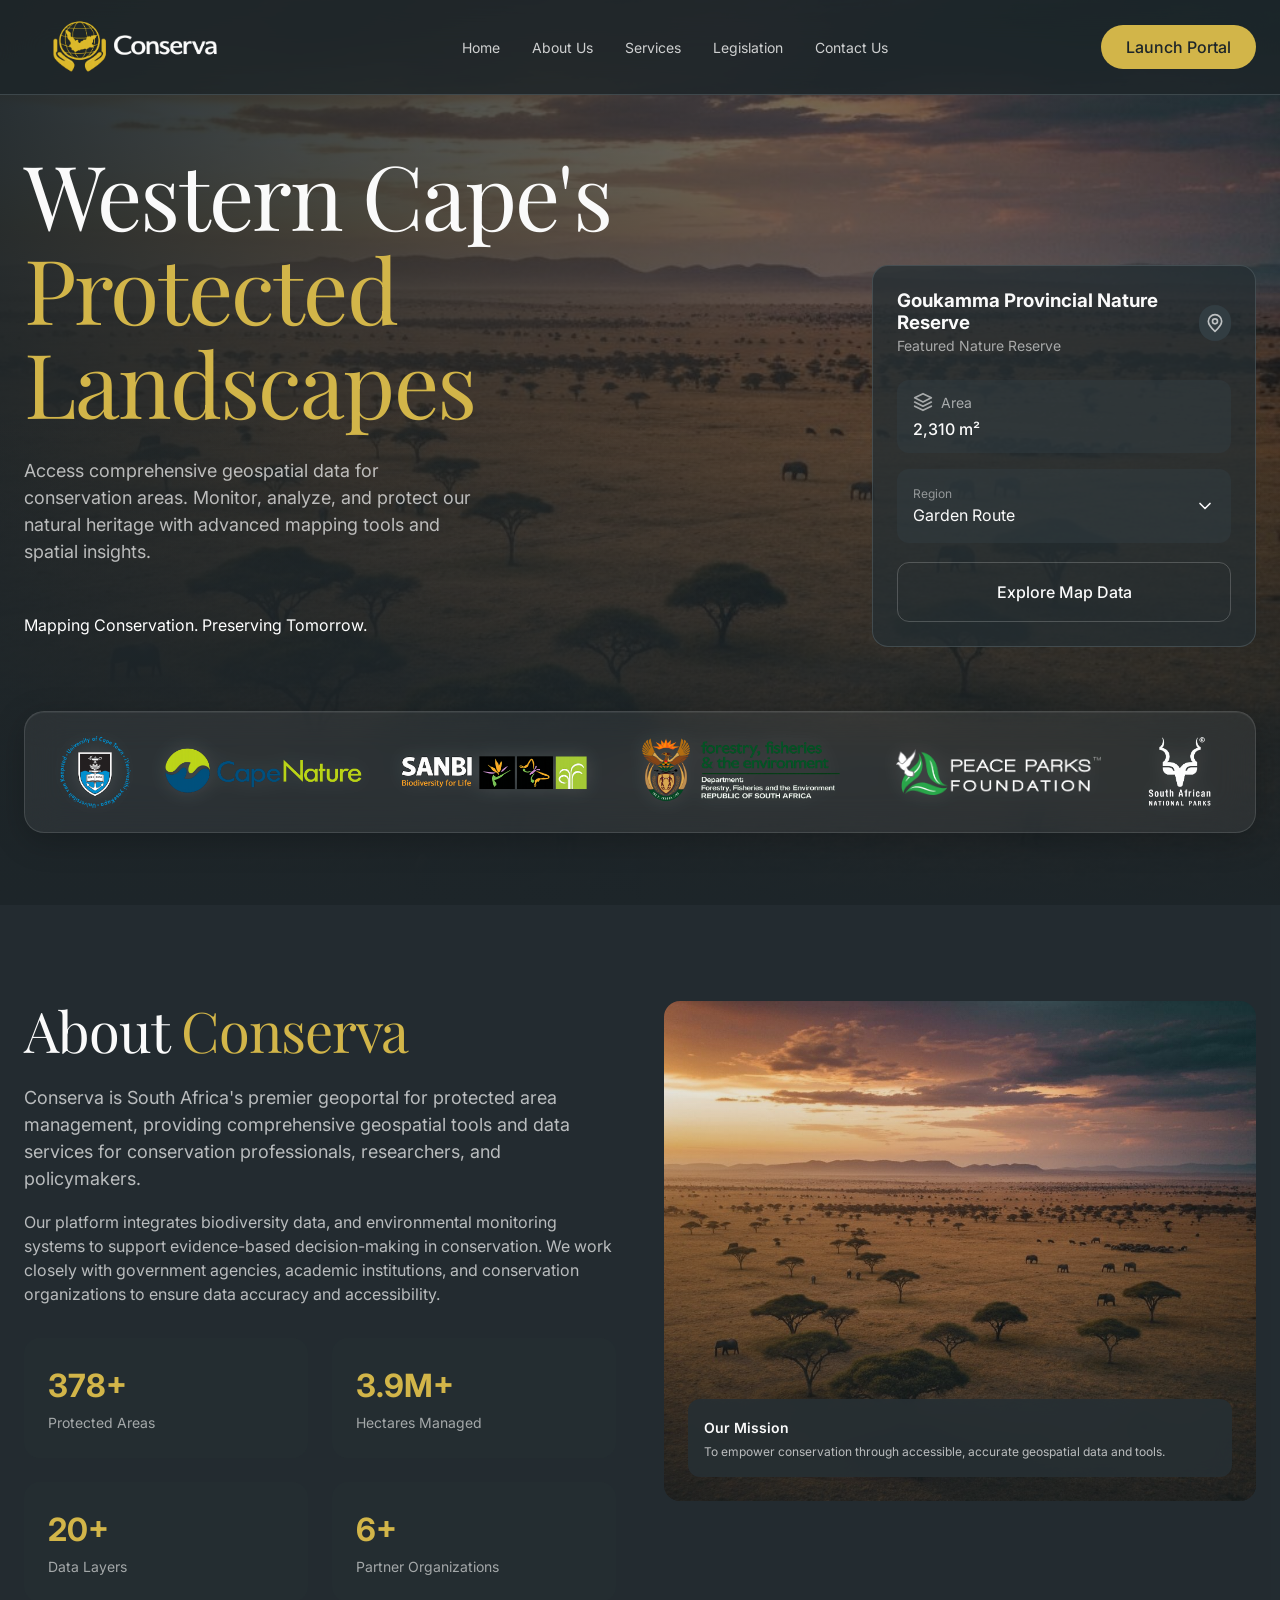
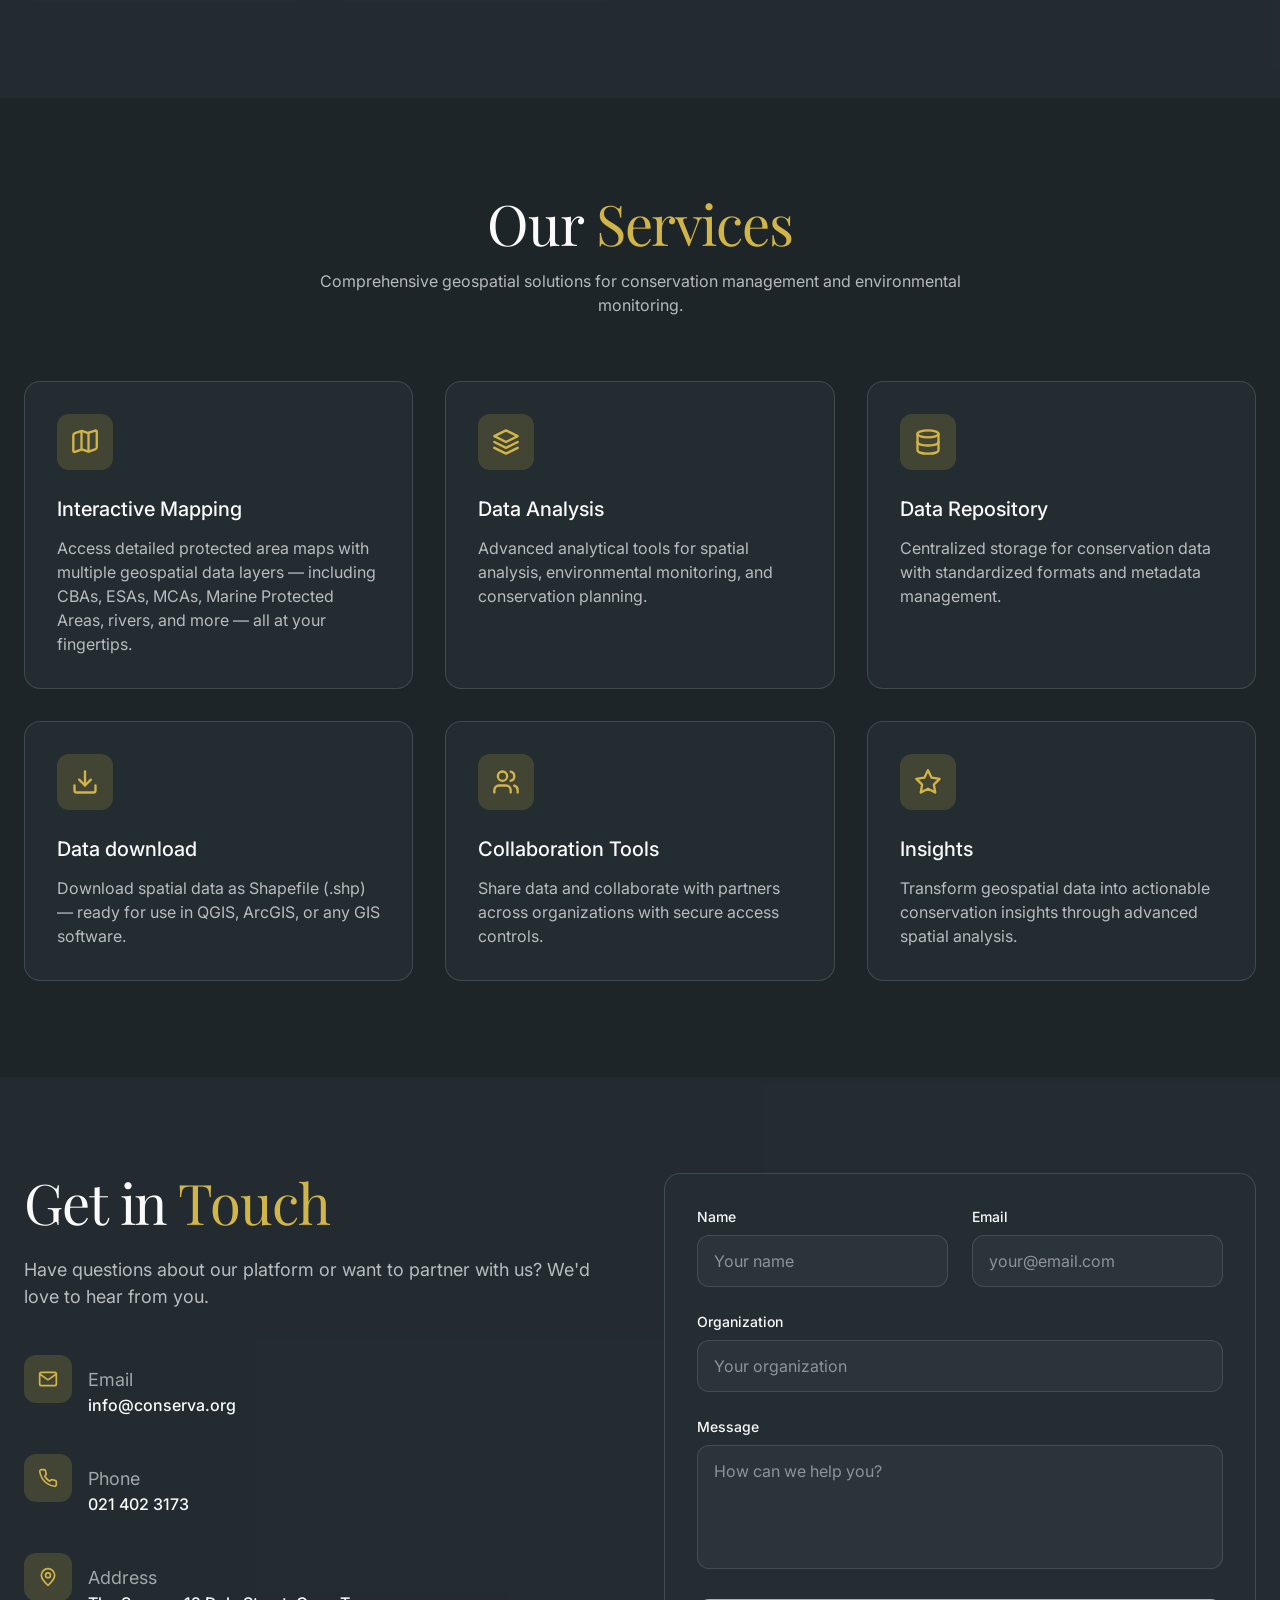
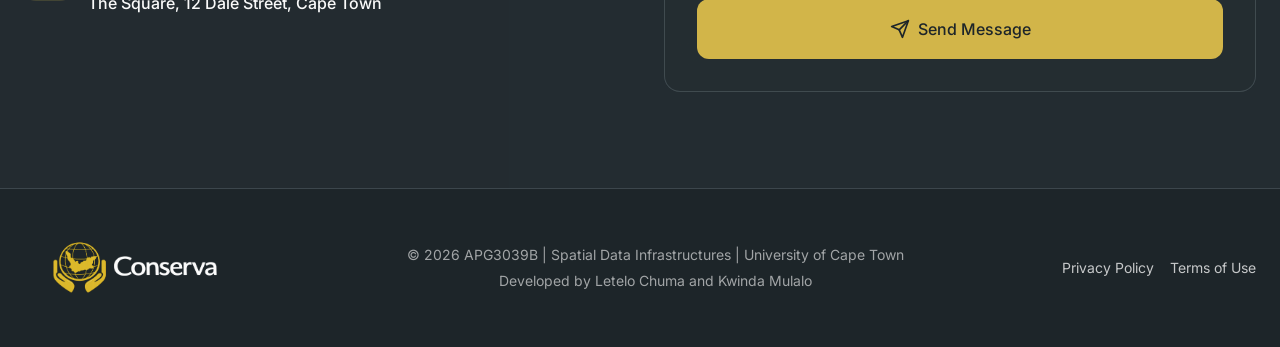
<file: index.html>
<!doctype html>
<html lang="en">
  <head>
    <meta charset="utf-8" />
    <meta name="viewport" content="width=device-width, initial-scale=1" />
    <title>Conserva | Mapping Conservation. Preserving Tomorrow.</title>
    <meta
      name="description"
      content="South Africa's premier geoportal for managing and monitoring protected areas, wildlife reserves, and conservation zones."
    />
    <link rel="icon" href="assets/favicon.png" type="image/png" />
    <link rel="apple-touch-icon" href="assets/apple-icon.png" />
    <link rel="preconnect" href="https://fonts.googleapis.com" />
    <link rel="preconnect" href="https://fonts.gstatic.com" crossorigin />
    <link
      href="https://fonts.googleapis.com/css2?family=Inter:wght@400;500;600;700&family=Playfair+Display:wght@400;500&display=swap"
      rel="stylesheet"
    />
    <style>
      :root {
        --background: #1d2529;
        --foreground: #fafafa;
        --card: rgba(38, 47, 51, 0.78);
        --primary: #d2b549;
        --primary-foreground: #1d2529;
        --secondary: #323d42;
        --muted: #475359;
        --border: rgba(98, 112, 119, 0.45);
        --shadow: 0 25px 50px -12px rgba(0, 0, 0, 0.35);
        --font-sans: "Inter", system-ui, -apple-system, BlinkMacSystemFont, "Segoe UI", sans-serif;
        --font-serif: "Playfair Display", Georgia, serif;
      }

      * {
        box-sizing: border-box;
      }

      html {
        scroll-behavior: smooth;
      }

      body {
        margin: 0;
        background: var(--background);
        color: var(--foreground);
        font-family: var(--font-sans);
        line-height: 1.5;
      }

      a {
        color: inherit;
        text-decoration: none;
      }

      button,
      input,
      textarea {
        font: inherit;
      }

      .container {
        width: min(100% - 48px, 1280px);
        margin: 0 auto;
      }

      .site-nav {
        position: fixed;
        inset: 0 0 auto;
        z-index: 50;
        border-bottom: 1px solid var(--border);
        background: rgba(29, 37, 41, 0.82);
        backdrop-filter: blur(24px);
        animation: nav-in 0.6s ease-out both;
      }

      .nav-inner {
        display: flex;
        min-height: 73px;
        align-items: center;
        justify-content: space-between;
        gap: 24px;
        padding: 16px 0;
      }

      .brand {
        display: inline-flex;
        align-items: center;
        gap: 8px;
        transition: transform 0.25s ease;
      }

      .brand:hover {
        transform: scale(1.02);
      }

      .brand-logo {
        display: block;
        width: 224px;
        height: 62px;
        border-radius: 8px;
        object-fit: contain;
        object-position: 50% 50%;
      }

      .brand-mark,
      .icon-box {
        display: grid;
        place-items: center;
        width: 40px;
        height: 40px;
        border-radius: 8px;
        background: rgba(210, 181, 73, 0.18);
        color: var(--primary);
        flex: 0 0 auto;
      }

      .nav-links {
        display: flex;
        align-items: center;
        gap: 32px;
      }

      .nav-links a {
        color: rgba(250, 250, 250, 0.8);
        font-size: 14px;
        transition: color 0.2s ease, transform 0.2s ease;
      }

      .nav-links a:hover {
        color: var(--foreground);
        transform: translateY(-2px);
      }

      .nav-disabled {
        color: rgba(250, 250, 250, 0.8);
        font-size: 14px;
        cursor: default;
        user-select: none;
      }

      .button {
        display: inline-flex;
        min-height: 44px;
        align-items: center;
        justify-content: center;
        gap: 8px;
        border: 1px solid transparent;
        border-radius: 999px;
        background: var(--primary);
        color: var(--primary-foreground);
        cursor: pointer;
        font-weight: 500;
        padding: 0 24px;
        transition: transform 0.2s ease, background 0.2s ease, color 0.2s ease, border-color 0.2s ease;
      }

      .button:hover {
        background: #c2a840;
      }

      .shuffle-card .button-outline {
        margin-top: auto;
      }

      .button-outline {
        width: 100%;
        min-height: 60px;
        border-color: rgba(250, 250, 250, 0.2);
        border-radius: 12px;
        background: transparent;
        color: var(--foreground);
      }

      .button-outline:hover {
        background: var(--foreground);
        color: var(--background);
      }

      .menu-toggle {
        display: none;
        width: 44px;
        height: 44px;
        align-items: center;
        justify-content: center;
        border: 0;
        background: transparent;
        color: var(--foreground);
        cursor: pointer;
      }

      .mobile-menu {
        display: none;
        overflow: hidden;
        border-top: 1px solid var(--border);
        background: rgba(29, 37, 41, 0.96);
        backdrop-filter: blur(24px);
      }

      .mobile-menu-inner {
        display: flex;
        flex-direction: column;
        gap: 16px;
        padding: 24px;
      }

      .hero {
        position: relative;
        min-height: 100vh;
        overflow: hidden;
        padding-top: 73px;
      }

      .hero-bg,
      .hero-bg img,
      .image-panel img {
        position: absolute;
        inset: 0;
        width: 100%;
        height: 100%;
      }

      .hero-bg {
        animation: hero-bg-in 1.5s ease-out both;
      }

      .hero-bg img,
      .image-panel img {
        object-fit: cover;
      }

      .hero-bg img {
        z-index: 0;
      }

      .hero-bg::before,
      .hero-bg::after,
      .image-panel::after {
        content: "";
        position: absolute;
        inset: 0;
        pointer-events: none;
      }

      .hero-bg::before {
        background: linear-gradient(90deg, rgba(29, 37, 41, 0.95), rgba(29, 37, 41, 0.7), rgba(29, 37, 41, 0.4));
        z-index: 1;
      }

      .hero-bg::after {
        background: linear-gradient(0deg, var(--background), transparent 55%, transparent);
        z-index: 2;
      }

      .hero-content {
        position: relative;
        z-index: 1;
        padding: 64px 0 72px;
      }

      .hero-grid,
      .split-grid {
        display: grid;
        grid-template-columns: repeat(2, minmax(0, 1fr));
        gap: 48px;
      }

      .hero-copy {
        display: flex;
        min-height: 510px;
        flex-direction: column;
        justify-content: center;
      }

      h1,
      h2,
      h3,
      p {
        margin: 0;
      }

      h1,
      h2 {
        font-family: var(--font-serif);
        font-weight: 400;
        letter-spacing: -0.02em;
        line-height: 1.05;
      }

      h1 {
        max-width: 680px;
        font-size: clamp(48px, 7vw, 112px);
      }

      h2 {
        font-size: clamp(40px, 5vw, 56px);
      }

      .accent {
        color: var(--primary);
      }

      .hero-lead,
      .section-lead {
        color: rgba(250, 250, 250, 0.7);
      }

      .hero-lead {
        max-width: 448px;
        margin-top: 28px;
        font-size: 18px;
      }

      .hero-stat {
        display: flex;
        align-items: center;
        gap: 8px;
        margin-top: 48px;
      }

      .hero-stat strong {
        font-size: 24px;
      }

      .hero-stat span {
        color: rgba(250, 250, 250, 0.62);
      }

      .feature-wrap {
        display: flex;
        align-items: flex-end;
        justify-content: flex-end;
      }

      .glass-card,
      .form-card {
        border: 1px solid var(--border);
        background: var(--card);
        backdrop-filter: blur(24px);
      }


      .glass-card {
        width: min(100%, 384px);
        min-height: 382px;
        border-radius: 16px;
        padding: 24px;
        transition: transform 0.25s ease, box-shadow 0.25s ease;
      }

      .shuffle-card-stack {
        position: relative;
        width: min(100%, 384px);
      }

      .shuffle-card-stack .glass-card {
        width: 100%;
      }


      .shuffle-card {
        position: relative;
        z-index: 2;
        display: flex;
        flex-direction: column;
      }

      .shuffle-card-shadow {
        position: absolute;
        inset: 0;
        z-index: 1;
        border: 1px solid var(--border);
        border-radius: 16px;
        background: rgba(38, 47, 51, 0.58);
        opacity: 0;
        transform: translateX(-10px) scale(0.98);
        transition: opacity 0.34s ease, transform 0.34s ease;
        backdrop-filter: blur(18px);
        pointer-events: none;
      }

      .shuffle-card-stack.shuffling .shuffle-card-shadow {
        opacity: 0.72;
        transform: translateX(-18px) scale(0.985);
      }

      .shuffle-card-stack.shuffling .shuffle-card {
        box-shadow: var(--shadow);
        transform: translateX(34px) scale(0.985);
      }

      .shuffle-card-stack.settling .shuffle-card {
        transform: translateX(0) scale(1);
      }

      .shuffle-card-stack:not(.shuffling) .glass-card:hover,
      .service-card:hover,
      .stat-card:hover {
        transform: translateY(-6px);
        box-shadow: var(--shadow);
      }

      .card-head,
      .contact-row,
      .footer-inner,
      .partners,
      .map-action {
        display: flex;
        align-items: center;
      }

      .card-head {
        justify-content: space-between;
        gap: 16px;
      }

      .card-head h3 {
        line-height: 1.2;
        overflow-wrap: anywhere;
      }

      .eyebrow {
        color: rgba(250, 250, 250, 0.6);
        font-size: 14px;
      }

      .shuffle-card {
        position: relative;
        z-index: 2;
        display: flex;
        flex-direction: column;
        min-height: 382px;
      }

      .shuffle-card .quick-stats {
        margin-top: 24px;
      }

      .shuffle-card .region-card {
        margin-top: 16px;
      }

      .shuffle-card .button-outline {
        margin-top: auto;
      }

      .round-action {
        display: grid;
        place-items: center;
        width: 36px;
        height: 36px;
        border: 0;
        border-radius: 999px;
        background: var(--secondary);
        color: rgba(250, 250, 250, 0.7);
        cursor: pointer;
        transition: transform 0.2s ease, background 0.2s ease;
      }

      .round-action:hover {
        background: rgba(50, 61, 66, 0.82);
        transform: scale(1.1) rotate(15deg);
      }

      .quick-stats {
        display: grid;
        grid-template-columns: 1fr;
        gap: 16px;
        margin-top: 24px;
      }

      .mini-card,
      .region-card {
        border-radius: 12px;
        background: rgba(50, 61, 66, 0.5);
      }

      .mini-card {
        padding: 12px 16px;
        transition: transform 0.2s ease, background 0.2s ease;
      }

      .mini-card:hover,
      .region-card:hover {
        background: rgba(50, 61, 66, 0.7);
        transform: scale(1.02);
      }

      .mini-label {
        display: flex;
        align-items: center;
        gap: 8px;
        color: rgba(250, 250, 250, 0.6);
        font-size: 14px;
      }

      .mini-card p {
        margin-top: 4px;
        font-weight: 500;
      }

      .region-card {
        margin-top: 16px;
        padding: 16px;
        transition: transform 0.2s ease, background 0.2s ease;
      }

      .region-card .map-action,
      .species-row,
      .partners {
        justify-content: space-between;
      }

      .tiny {
        color: rgba(250, 250, 250, 0.5);
        font-size: 12px;
      }

      .species-row {
        display: flex;
        align-items: center;
        margin-top: 16px;
        gap: 16px;
      }

      .species-row strong {
        font-size: 24px;
      }

      .species-row span {
        color: rgba(250, 250, 250, 0.6);
        font-size: 14px;
      }

      .partners {
        gap: 28px;
        margin-top: 64px;
        border: 1px solid var(--border);
        border-radius: 16px;
        background: rgba(38, 47, 51, 0.62);
        padding: 20px 32px;
        backdrop-filter: blur(16px);
      }

      .partners-title {
        color: rgba(250, 250, 250, 0.5);
        font-size: 12px;
        font-weight: 600;
        letter-spacing: 0.14em;
        text-transform: uppercase;
        white-space: nowrap;
      }

      .partner-list {
        display: flex;
        flex-wrap: wrap;
        justify-content: center;
        gap: 24px 40px;
      }

      .partner-list span {
        color: rgba(250, 250, 250, 0.8);
        font-size: 14px;
        font-weight: 500;
        transition: color 0.2s ease, transform 0.2s ease;
      }

      .partner-list span:hover {
        color: var(--primary);
        transform: scale(1.05);
      }

      .partners.logo-strip {
        background: rgba(0, 0, 0, 0.72) !important;
      }

      .partner-logo-link {
        display: flex;
        min-height: 76px;
        align-items: center;
        justify-content: center;
        transition: transform 0.2s ease, opacity 0.2s ease;
      }

      .partner-logo-link:hover {
        opacity: 0.9;
        transform: translateY(-2px) scale(1.03);
      }

      .partner-logo {
        display: block;
        object-fit: contain;
        filter: drop-shadow(0 0 10px rgba(255, 255, 255, 0.12));
      }

      .partner-logo.uct {
        width: 72px;
        height: 72px;
      }

      .partner-logo.cape-nature {
        width: 200px;
        height: 68px;
      }

      .partner-logo.sanbi {
        width: 190px;
        height: 62px;
      }

      .partner-logo.dffe {
        width: 238px;
        height: 72px;
      }

      .partner-logo.peace-parks {
        width: 205px;
        height: 58px;
      }

      .partner-logo.sanparks {
        width: 86px;
        height: 82px;
      }

      section {
        position: relative;
      }

      .section {
        padding: 96px 0;
      }

      .muted-section {
        background: rgba(50, 61, 66, 0.3);
      }

      .section-copy p {
        margin-top: 18px;
        color: rgba(250, 250, 250, 0.7);
      }

      .section-copy p:first-of-type {
        margin-top: 24px;
        font-size: 18px;
      }

      .stat-grid {
        display: grid;
        grid-template-columns: repeat(2, minmax(0, 1fr));
        gap: 24px;
        margin-top: 32px;
      }

      .stat-card,
      .service-card,
      .form-card {
        border-radius: 16px;
        background: var(--card);
      }

      .stat-card {
        padding: 24px;
        transition: transform 0.25s ease, box-shadow 0.25s ease;
      }

      .stat-card strong {
        display: block;
        color: var(--primary);
        font-size: 32px;
      }

      .stat-card span {
        color: rgba(250, 250, 250, 0.6);
        font-size: 14px;
      }

      .image-panel {
        position: relative;
        min-height: 500px;
        overflow: hidden;
        border-radius: 16px;
      }

      .image-panel::after {
        background: linear-gradient(0deg, rgba(29, 37, 41, 0.6), transparent);
      }

      .mission-card {
        position: absolute;
        inset: auto 24px 24px;
        z-index: 1;
        border-radius: 12px;
        background: rgba(38, 47, 51, 0.92);
        padding: 16px;
        backdrop-filter: blur(8px);
      }

      .mission-card strong {
        font-size: 14px;
        font-weight: 600;
      }

      .mission-card p {
        margin-top: 4px;
        color: rgba(250, 250, 250, 0.7);
        font-size: 12px;
      }

      .section-heading {
        max-width: 720px;
        margin: 0 auto;
        text-align: center;
      }

      .section-heading p {
        margin-top: 16px;
      }

      .services-grid {
        display: grid;
        grid-template-columns: repeat(3, minmax(0, 1fr));
        gap: 32px;
        margin-top: 64px;
      }

      .service-card {
        border: 1px solid var(--border);
        padding: 32px;
        transition: transform 0.25s ease, border-color 0.25s ease, box-shadow 0.25s ease;
      }

      .service-card:hover {
        border-color: rgba(210, 181, 73, 0.5);
      }

      .service-card .icon-box {
        width: 56px;
        height: 56px;
        border-radius: 12px;
      }

      .service-card h3 {
        margin-top: 24px;
        font-size: 20px;
        font-weight: 500;
      }

      .service-card p {
        margin-top: 12px;
        color: rgba(250, 250, 250, 0.7);
      }

      .contact-list {
        display: grid;
        gap: 24px;
        margin-top: 32px;
      }

      .contact-row {
        gap: 16px;
        transition: transform 0.2s ease;
      }

      .contact-row:hover {
        transform: translateX(5px);
      }

      .contact-row .icon-box {
        width: 48px;
        height: 48px;
        border-radius: 12px;
      }

      .contact-row p {
        color: rgba(250, 250, 250, 0.6);
        font-size: 14px;
      }

      .contact-row strong {
        font-weight: 500;
      }

      .form-card {
        padding: 32px;
      }

      .form-grid {
        display: grid;
        grid-template-columns: repeat(2, minmax(0, 1fr));
        gap: 24px;
      }

      .field {
        margin-bottom: 24px;
      }

      label {
        display: block;
        font-size: 14px;
        font-weight: 500;
      }

      input,
      textarea {
        width: 100%;
        margin-top: 8px;
        border: 1px solid var(--border);
        border-radius: 12px;
        background: rgba(50, 61, 66, 0.5);
        color: var(--foreground);
        outline: 0;
        padding: 13px 16px;
        transition: border-color 0.2s ease, box-shadow 0.2s ease;
      }

      textarea {
        min-height: 124px;
        resize: none;
      }

      input::placeholder,
      textarea::placeholder {
        color: rgba(250, 250, 250, 0.48);
      }

      input:focus,
      textarea:focus {
        border-color: var(--primary);
        box-shadow: 0 0 0 1px var(--primary);
      }

      footer {
        border-top: 1px solid var(--border);
        padding: 48px 0;
      }

      .footer-inner {
        justify-content: space-between;
        gap: 24px;
      }

      .footer-inner p,
      .footer-links a {
        color: rgba(250, 250, 250, 0.6);
        font-size: 14px;
      }

      .footer-links {
        display: flex;
        gap: 24px;
      }

      .footer-links a:hover {
        color: var(--foreground);
      }

      .icon {
        width: 20px;
        height: 20px;
        stroke: currentColor;
        stroke-width: 2;
        stroke-linecap: round;
        stroke-linejoin: round;
        fill: none;
      }

      .icon-lg {
        width: 28px;
        height: 28px;
      }

      .star {
        color: var(--primary);
        fill: var(--primary);
      }

      .reveal {
        opacity: 0;
        transform: translateY(30px);
        transition: opacity 0.7s ease, transform 0.7s ease;
      }

      .reveal.from-left {
        transform: translateX(-50px);
      }

      .reveal.from-right {
        transform: translateX(50px);
      }

      .reveal.visible {
        opacity: 1;
        transform: translate(0, 0);
      }

      .stagger > * {
        transition-delay: calc(var(--i, 0) * 100ms);
      }

      .hero-copy h1 span,
      .hero-lead,
      .hero-stat,
      .feature-wrap,
      .partners {
        animation: fade-up 0.7s ease both;
      }

      .hero-copy h1 span:nth-child(1) {
        animation-delay: 0.2s;
      }

      .hero-copy h1 span:nth-child(3) {
        animation-delay: 0.4s;
      }

      .hero-copy h1 span:nth-child(5) {
        animation-delay: 0.6s;
      }

      .hero-lead {
        animation-delay: 0.8s;
      }

      .hero-stat {
        animation-delay: 1s;
      }

      .feature-wrap {
        animation-delay: 0.5s;
      }

      .partners {
        animation-delay: 1.2s;
      }

      @keyframes nav-in {
        from {
          opacity: 0;
          transform: translateY(-100px);
        }
      }

      @keyframes hero-bg-in {
        from {
          opacity: 0;
          transform: scale(1.1);
        }
      }

      @keyframes fade-up {
        from {
          opacity: 0;
          transform: translateY(30px);
        }
      }

      @media (max-width: 980px) {
        .hero-grid,
        .split-grid,
        .services-grid {
          grid-template-columns: 1fr;
        }

        .hero-copy {
          min-height: auto;
        }

        .feature-wrap {
          justify-content: center;
        }

        .partners,
        .footer-inner {
          flex-direction: column;
          text-align: center;
        }

        .image-panel {
          min-height: 400px;
        }
      }

      @media (max-width: 760px) {
        .container {
          width: min(100% - 32px, 1280px);
        }

        .nav-links,
        .nav-cta {
          display: none;
        }

        .menu-toggle {
          display: inline-flex;
        }

        .mobile-menu.open {
          display: block;
        }

        .hero-content {
          padding: 48px 0 56px;
        }

        h1 {
          font-size: clamp(48px, 14vw, 72px);
        }

        .hero-lead {
          font-size: 16px;
        }

        .stat-grid,
        .quick-stats,
        .form-grid {
          grid-template-columns: 1fr;
        }

        .section {
          padding: 72px 0;
        }

        .partners {
          align-items: center;
          padding: 20px;
        }

        .species-row {
          align-items: flex-start;
          flex-direction: column;
        }

        .footer-links {
          flex-wrap: wrap;
          justify-content: center;
        }

        .brand-logo {
          width: 180px;
          height: 50px;
        }
      }

      @media (prefers-reduced-motion: reduce) {
        *,
        *::before,
        *::after {
          animation-duration: 0.01ms !important;
          animation-iteration-count: 1 !important;
          scroll-behavior: auto !important;
          transition-duration: 0.01ms !important;
        }
      }
    </style>
  </head>
  <body>
    <nav class="site-nav">
      <div class="container nav-inner">
        <a class="brand" href="#home" aria-label="Conserva home">
          <img class="brand-logo" src="assets/conserva-logo-cropped.png" alt="Conserva" />
        </a>
        <div class="nav-links" aria-label="Primary navigation">
          <a href="#home">Home</a>
          <a href="#about">About Us</a>
          <a href="#services">Services</a>
          <a href="legislation.html">Legislation</a>
          <a href="#contact">Contact Us</a>
        </div>
        <div class="nav-cta">
          <a class="button" href="Portal/index.html">Launch Portal</a>
        </div>
        <button class="menu-toggle" type="button" aria-label="Toggle menu" aria-expanded="false">
          <svg class="icon menu-icon"><use href="#icon-menu"></use></svg>
          <svg class="icon close-icon" hidden><use href="#icon-x"></use></svg>
        </button>
      </div>
      <div class="mobile-menu" id="mobile-menu">
        <div class="mobile-menu-inner">
          <a href="#home">Home</a>
          <a href="#about">About Us</a>
          <a href="#services">Services</a>
          <a href="legislation.html">Legislation</a>
          <a href="#contact">Contact Us</a>
          <a class="button" href="Portal/index.html">Launch Portal</a>
        </div>
      </div>
    </nav>

    <main>
      <section class="hero" id="home">
        <div class="hero-bg" aria-hidden="true">
          <img src="assets/hero-bg.jpg" alt="" />
        </div>
        <div class="container hero-content">
          <div class="hero-grid">
            <div class="hero-copy">
              <h1>
                <span>Western Cape's</span><br />
                <span class="accent">Protected</span><br />
                <span class="accent">Landscapes</span>
              </h1>
              <p class="hero-lead">
                Access comprehensive geospatial data for conservation areas. Monitor, analyze, and protect our
                natural heritage with advanced mapping tools and spatial insights.
              </p>
              <div class="hero-stat">
                
                <span style="color: white;">
                Mapping Conservation. Preserving Tomorrow.
                </span>
                
              
              </div>
            </div>

            <div class="feature-wrap">
              <div class="shuffle-card-stack" id="shuffle-card-stack">
                <div class="shuffle-card-shadow" aria-hidden="true"></div>
                <article class="glass-card shuffle-card">
                  <div class="card-head">
                    <div>
                      <h3 data-card-field="name">Kruger National Park</h3>
                      <p class="eyebrow">Featured <span data-card-field="siteType">Reserve</span></p>
                    </div>
                    <button class="round-action" type="button" aria-label="Show reserve location">
                      <svg class="icon" aria-hidden="true"><use href="#icon-map-pin"></use></svg>
                    </button>
                  </div>
                  <div class="quick-stats">
                    <div class="mini-card">
                      <div class="mini-label"><svg class="icon" aria-hidden="true"><use href="#icon-layers"></use></svg> Area</div>
                      <p><span data-card-field="area">19,485</span> m&sup2;</p>
                    </div>
                  </div>
                  <div class="region-card">
                    <div class="map-action">
                      <div>
                        <p class="tiny">Region</p>
                        <p data-card-field="district">Limpopo &amp; Mpumalanga</p>
                      </div>
                      <svg class="icon" aria-hidden="true"><use href="#icon-chevron-down"></use></svg>
                    </div>
                  </div>
                  <a class="button button-outline" href="Portal/index.html">Explore Map Data</a>
                </article>
              </div>
            </div>
          </div>
            


          <div class="partners" style="
            width: 100%;
            padding: 1.2rem 2rem;
            border: 1px solid rgba(255,255,255,0.12);
            border-radius: 20px;

            background: rgba(255,255,255,0.06);

            backdrop-filter: blur(18px);
            -webkit-backdrop-filter: blur(18px);

            box-shadow:
              0 8px 32px rgba(0,0,0,0.22),
              inset 0 1px 0 rgba(255,255,255,0.06);
          ">
         
            
            <div class="partner-list" style="
              display: flex;
              justify-content: space-evenly;
              align-items: center;
              width: 100%;
              gap: 2rem;
              flex-wrap: wrap;
              text-align: center;
            ">
              <a
                class="partner-logo-link"
                href="https://www.uct.ac.za/"
                target="_blank"
                rel="noopener noreferrer"
                aria-label="University of Cape Town"
              >
                <img
                  class="partner-logo uct"
                  src="assets/partners/uct.png"
                  alt="University of Cape Town"
                />
              </a>

              <a
                class="partner-logo-link"
                href="https://www.capenature.co.za/"
                target="_blank"
                rel="noopener noreferrer"
                aria-label="Cape Nature"
              >
                <img
                  class="partner-logo cape-nature"
                  src="assets/partners/cape-nature.png"
                  alt="Cape Nature"
                />
              </a>

              <a
                class="partner-logo-link"
                href="https://www.sanbi.org/"
                target="_blank"
                rel="noopener noreferrer"
                aria-label="SANBI"
              >
                <img
                  class="partner-logo sanbi"
                  src="assets/partners/sanbi.png"
                  alt="SANBI"
                />
              </a>

              <a
                class="partner-logo-link"
                href="https://www.dffe.gov.za/"
                target="_blank"
                rel="noopener noreferrer"
                aria-label="Department of Forestry, Fisheries and the Environment"
              >
                <img
                  class="partner-logo dffe"
                  src="assets/partners/dffe.png"
                  alt="Department of Forestry, Fisheries and the Environment"
                />
              </a>

              <a
                class="partner-logo-link"
                href="https://www.peaceparks.org/"
                target="_blank"
                rel="noopener noreferrer"
                aria-label="Peace Parks Foundation"
              >
                <img
                  class="partner-logo peace-parks"
                  src="assets/partners/peace-parks.png"
                  alt="Peace Parks Foundation"
                />
              </a>

              <a
                class="partner-logo-link"
                href="https://www.sanparks.org/"
                target="_blank"
                rel="noopener noreferrer"
                aria-label="South African National Parks"
              >
                <img
                  class="partner-logo sanparks"
                  src="assets/partners/sanparks.png"
                  alt="South African National Parks"
                />
              </a>
            </div>
          </div>
        </div>
      </section>


      <section class="section muted-section" id="about">
        <div class="container split-grid">
          <div class="section-copy reveal from-left">
            <h2>About <span class="accent">Conserva</span></h2>
            <p>
              Conserva is South Africa's premier geoportal for protected area management, providing comprehensive
              geospatial tools and data services for conservation professionals, researchers, and policymakers.
            </p>
            <p>
              Our platform integrates biodiversity data, and environmental monitoring systems to
              support evidence-based decision-making in conservation. We work closely with government agencies,
              academic institutions, and conservation organizations to ensure data accuracy and accessibility.
            </p>
            <div class="stat-grid stagger">
              <div class="stat-card reveal" style="--i: 0"><strong>378+</strong><span>Protected Areas</span></div>
              <div class="stat-card reveal" style="--i: 1"><strong>3.9M+</strong><span>Hectares Managed</span></div>
              <div class="stat-card reveal" style="--i: 2"><strong>20+</strong><span>Data Layers</span></div>
              <div class="stat-card reveal" style="--i: 3"><strong>6+</strong><span>Partner Organizations</span></div>
            </div>
          </div>
          <div class="reveal from-right">
            <div class="image-panel">
              <img src="assets/hero-bg.jpg" alt="South African landscape" />
              <div class="mission-card">
                <strong>Our Mission</strong>
                <p>To empower conservation through accessible, accurate geospatial data and tools.</p>
              </div>
            </div>
          </div>
        </div>
      </section>

      <section class="section" id="services">
        <div class="container">
          <div class="section-heading reveal">
            <h2>Our <span class="accent">Services</span></h2>
            <p class="section-lead">
              Comprehensive geospatial solutions for conservation management and environmental monitoring.
            </p>
          </div>
          <div class="services-grid stagger">
            <article class="service-card reveal" style="--i: 0">
              <span class="icon-box"><svg class="icon icon-lg"><use href="#icon-map"></use></svg></span>
              <h3>Interactive Mapping</h3>
              <p>Access detailed protected area maps with multiple geospatial data layers &mdash; including CBAs, ESAs, MCAs, Marine Protected Areas, rivers, and more &mdash; all at your fingertips.</p>
            </article>
            <article class="service-card reveal" style="--i: 1">
              <span class="icon-box"><svg class="icon icon-lg"><use href="#icon-layers"></use></svg></span>
              <h3>Data Analysis</h3>
              <p>Advanced analytical tools for spatial analysis, environmental monitoring, and conservation planning.</p>
            </article>
            <article class="service-card reveal" style="--i: 2">
              <span class="icon-box"><svg class="icon icon-lg"><use href="#icon-database"></use></svg></span>
              <h3>Data Repository</h3>
              <p>Centralized storage for conservation data with standardized formats and metadata management.</p>
            </article>
            <article class="service-card reveal" style="--i: 3">
              <span class="icon-box"><svg class="icon icon-lg"><use href="#icon-download"></use></svg></span>
              <h3>Data download</h3>
              <p>Download spatial data as Shapefile (.shp) &mdash; ready for use in QGIS, ArcGIS, or any GIS software.</p>
            </article>
            <article class="service-card reveal" style="--i: 4">
              <span class="icon-box"><svg class="icon icon-lg"><use href="#icon-users"></use></svg></span>
              <h3>Collaboration Tools</h3>
              <p>Share data and collaborate with partners across organizations with secure access controls.</p>
            </article>
            <article class="service-card reveal" style="--i: 5">
              <span class="icon-box"><svg class="icon icon-lg"><use href="#icon-star"></use></svg></span>
              <h3>Insights</h3>
              <p>Transform geospatial data into actionable conservation insights through advanced spatial analysis.</p>
            </article>
          </div>
        </div>
      </section>

      <section class="section muted-section" id="contact">
        <div class="container split-grid">
          <div class="section-copy reveal from-left">
            <h2>Get in <span class="accent">Touch</span></h2>
            <p>Have questions about our platform or want to partner with us? We'd love to hear from you.</p>
            <div class="contact-list stagger">
              <div class="contact-row reveal" style="--i: 0">
                <span class="icon-box"><svg class="icon"><use href="#icon-mail"></use></svg></span>
                <div><p>Email</p><strong>info@conserva.org</strong></div>
              </div>
              <div class="contact-row reveal" style="--i: 1">
                <span class="icon-box"><svg class="icon"><use href="#icon-phone"></use></svg></span>
                <div><p>Phone</p><strong>021 402 3173</strong></div>
              </div>
              <div class="contact-row reveal" style="--i: 2">
                <span class="icon-box"><svg class="icon"><use href="#icon-map-pin"></use></svg></span>
                <div><p>Address</p><strong>The Square, 12 Dale Street, Cape Town</strong></div>
              </div>
            </div>
          </div>
          <div class="form-card reveal from-right">
            <form>
              <div class="form-grid">
                <div class="field">
                  <label for="name">Name</label>
                  <input id="name" type="text" placeholder="Your name" />
                </div>
                <div class="field">
                  <label for="email">Email</label>
                  <input id="email" type="email" placeholder="your@email.com" />
                </div>
              </div>
              <div class="field">
                <label for="organization">Organization</label>
                <input id="organization" type="text" placeholder="Your organization" />
              </div>
              <div class="field">
                <label for="message">Message</label>
                <textarea id="message" placeholder="How can we help you?"></textarea>
              </div>
              <button class="button" type="submit" style="width: 100%; min-height: 60px; border-radius: 12px">
                <svg class="icon" aria-hidden="true"><use href="#icon-send"></use></svg>
                Send Message
              </button>
            </form>
          </div>
        </div>
      </section>
    </main>

    <footer>
  <div class="container footer-inner" style="display: flex; align-items: center; justify-content: space-between;">

    <!-- Logo -->
    <a class="brand" href="#home">
      <img class="brand-logo" src="assets/conserva-logo-cropped.png" alt="Conserva">
    </a>

    <!-- Center Text -->
    <div style="text-align: center; flex: 1;">

      <p style="margin: 0;">
        &copy; 2026 APG3039B | Spatial Data Infrastructures | University of Cape Town<br />
        
      </p>

      <p style="margin: 5px 0 0 0; font-size: 14px;">
        Developed by Letelo Chuma and Kwinda Mulalo
      </p>

    </div>

  <!-- Footer Text -->
<div class="footer-links" style="display: flex; gap: 16px; align-items: center;">
  
  <span style="font-size: 14px; color: rgba(255,255,255,0.75);">
    Privacy Policy
  </span>

  <span style="font-size: 14px; color: rgba(255,255,255,0.75);">
    Terms of Use
  </span>

</div>
</footer>

    <svg aria-hidden="true" width="0" height="0" style="position: absolute">
      <symbol id="icon-shield" viewBox="0 0 24 24"><path d="M20 13c0 5-3.5 7.5-7.7 8.9a1 1 0 0 1-.6 0C7.5 20.5 4 18 4 13V6a1 1 0 0 1 1-1c2 0 4.5-1.2 6.2-2.7a1.2 1.2 0 0 1 1.6 0C14.5 3.8 17 5 19 5a1 1 0 0 1 1 1z"/></symbol>
      <symbol id="icon-map-pin" viewBox="0 0 24 24"><path d="M20 10c0 5-8 12-8 12S4 15 4 10a8 8 0 1 1 16 0z"/><circle cx="12" cy="10" r="3"/></symbol>
      <symbol id="icon-layers" viewBox="0 0 24 24"><path d="m12 2 10 5-10 5L2 7z"/><path d="m2 17 10 5 10-5"/><path d="m2 12 10 5 10-5"/></symbol>
      <symbol id="icon-database" viewBox="0 0 24 24"><ellipse cx="12" cy="5" rx="9" ry="3"/><path d="M3 5v14c0 1.7 4 3 9 3s9-1.3 9-3V5"/><path d="M3 12c0 1.7 4 3 9 3s9-1.3 9-3"/></symbol>
      <symbol id="icon-chevron-down" viewBox="0 0 24 24"><path d="m6 9 6 6 6-6"/></symbol>
      <symbol id="icon-star" viewBox="0 0 24 24"><path d="m12 2 3.1 6.3 6.9 1-5 4.9 1.2 6.8L12 17.8 5.8 21 7 14.2 2 9.3l6.9-1z"/></symbol>
      <symbol id="icon-menu" viewBox="0 0 24 24"><path d="M4 6h16"/><path d="M4 12h16"/><path d="M4 18h16"/></symbol>
      <symbol id="icon-x" viewBox="0 0 24 24"><path d="M18 6 6 18"/><path d="m6 6 12 12"/></symbol>
      <symbol id="icon-map" viewBox="0 0 24 24"><path d="M14.1 4.1 9.9 2.7a2 2 0 0 0-1.3 0L3.4 4.4A2 2 0 0 0 2 6.3v13.3a1 1 0 0 0 1.3.9l5.6-1.9a2 2 0 0 1 1.2 0l4.2 1.4a2 2 0 0 0 1.3 0l5.1-1.7a2 2 0 0 0 1.4-1.9V3.1a1 1 0 0 0-1.3-.9L15.4 4a2 2 0 0 1-1.3.1z"/><path d="M9 3v15"/><path d="M15 4v16"/></symbol>
      <symbol id="icon-users" viewBox="0 0 24 24"><path d="M16 21v-2a4 4 0 0 0-4-4H6a4 4 0 0 0-4 4v2"/><circle cx="9" cy="7" r="4"/><path d="M22 21v-2a4 4 0 0 0-3-3.9"/><path d="M16 3.1a4 4 0 0 1 0 7.8"/></symbol>
      <symbol id="icon-mail" viewBox="0 0 24 24"><path d="M4 4h16a2 2 0 0 1 2 2v12a2 2 0 0 1-2 2H4a2 2 0 0 1-2-2V6a2 2 0 0 1 2-2z"/><path d="m22 6-10 7L2 6"/></symbol>
      <symbol id="icon-phone" viewBox="0 0 24 24"><path d="M22 16.9v3a2 2 0 0 1-2.2 2 19.8 19.8 0 0 1-8.6-3.1 19.5 19.5 0 0 1-6-6A19.8 19.8 0 0 1 2.1 4.2 2 2 0 0 1 4.1 2h3a2 2 0 0 1 2 1.7c.1 1 .4 1.9.7 2.8a2 2 0 0 1-.5 2.1L8.1 9.9a16 16 0 0 0 6 6l1.3-1.3a2 2 0 0 1 2.1-.5c.9.3 1.8.6 2.8.7a2 2 0 0 1 1.7 2.1z"/></symbol>
      <symbol id="icon-send" viewBox="0 0 24 24"><path d="m22 2-7 20-4-9-9-4z"/><path d="M22 2 11 13"/></symbol>
      <symbol id="icon-download" viewBox="0 0 24 24"><path d="M21 15v4a2 2 0 0 1-2 2H5a2 2 0 0 1-2-2v-4"/><path d="M7 10l5 5 5-5"/><path d="M12 15V3"/></symbol>
    </svg>

    <script>
      const toggle = document.querySelector(".menu-toggle");
      const menu = document.querySelector(".mobile-menu");
      const menuIcon = document.querySelector(".menu-icon");
      const closeIcon = document.querySelector(".close-icon");

      toggle.addEventListener("click", () => {
        const isOpen = menu.classList.toggle("open");
        toggle.setAttribute("aria-expanded", String(isOpen));
        menuIcon.hidden = isOpen;
        closeIcon.hidden = !isOpen;
      });

      menu.querySelectorAll("a").forEach((link) => {
        link.addEventListener("click", () => {
          menu.classList.remove("open");
          toggle.setAttribute("aria-expanded", "false");
          menuIcon.hidden = false;
          closeIcon.hidden = true;
        });
      });

      document.querySelector("form").addEventListener("submit", (event) => {
        event.preventDefault();
      });

      const cardStack = document.querySelector("#shuffle-card-stack");
      const cardFields = {
        name: document.querySelector('[data-card-field="name"]'),
        siteType: document.querySelector('[data-card-field="siteType"]'),
        area: document.querySelector('[data-card-field="area"]'),
        district: document.querySelector('[data-card-field="district"]'),
      };

      const fallbackCardRows = [
        { CUR_NME: "Goukamma Provincial Nature Reserve", SITE_TYPE: "Nature Reserve", GIS_AREA: "2310", DISTRICT: "Garden Route" },
        { CUR_NME: "Gamka Mountain Provincial Nature Reserve", SITE_TYPE: "Nature Reserve", GIS_AREA: "9592", DISTRICT: "Garden Route" },
        { CUR_NME: "De Hoop Nature Reserve", SITE_TYPE: "Nature Reserve", GIS_AREA: "33900", DISTRICT: "Overberg" },
      ];

      function parseCsv(text) {
        const rows = [];
        let row = [];
        let value = "";
        let quoted = false;

        for (let i = 0; i < text.length; i += 1) {
          const char = text[i];
          const next = text[i + 1];

          if (char === '"' && quoted && next === '"') {
            value += '"';
            i += 1;
          } else if (char === '"') {
            quoted = !quoted;
          } else if (char === "," && !quoted) {
            row.push(value);
            value = "";
          } else if ((char === "\n" || char === "\r") && !quoted) {
            if (char === "\r" && next === "\n") i += 1;
            row.push(value);
            if (row.some((cell) => cell.trim() !== "")) rows.push(row);
            row = [];
            value = "";
          } else {
            value += char;
          }
        }

        if (value || row.length) {
          row.push(value);
          rows.push(row);
        }

        const headers = rows.shift().map((header) => header.trim().toUpperCase());
        return rows.map((cells) =>
          Object.fromEntries(headers.map((header, index) => [header, (cells[index] || "").trim()]))
        );
      }

      function formatArea(value) {
        const number = Number(String(value).replace(/,/g, ""));
        return Number.isFinite(number) ? number.toLocaleString("en-US") : value;
      }

      function updateShuffleCard(row) {
        cardFields.name.textContent = row.CUR_NME || "Protected Area";
        cardFields.siteType.textContent = row.SITE_TYPE || "Site";
        cardFields.area.textContent = formatArea(row.GIS_AREA || "");
        cardFields.district.textContent = row.DISTRICT || "Western Cape";
      }

      function startCardShuffle(rows) {
        if (!cardStack || rows.length === 0) return;

        let index = 0;
        updateShuffleCard(rows[index]);

        setInterval(() => {
          cardStack.classList.add("shuffling");

          window.setTimeout(() => {
            index = (index + 1) % rows.length;
            updateShuffleCard(rows[index]);
            cardStack.classList.remove("shuffling");
            cardStack.classList.add("settling");
          }, 520);

          window.setTimeout(() => {
            cardStack.classList.remove("settling");
          }, 900);
        }, 4200);
      }

      fetch("assets/shuffle-cards.csv")
        .then((response) => (response.ok ? response.text() : Promise.reject(new Error("CSV unavailable"))))
        .then((text) => startCardShuffle(parseCsv(text)))
        .catch(() => startCardShuffle(fallbackCardRows));

      const observer = new IntersectionObserver(
        (entries) => {
          entries.forEach((entry) => {
            if (entry.isIntersecting) {
              entry.target.classList.add("visible");
              observer.unobserve(entry.target);
            }
          });
        },
        { threshold: 0.15, rootMargin: "0px 0px -80px 0px" }
      );

      document.querySelectorAll(".reveal").forEach((element) => observer.observe(element));
    </script>
  </body>
</html>
</file>
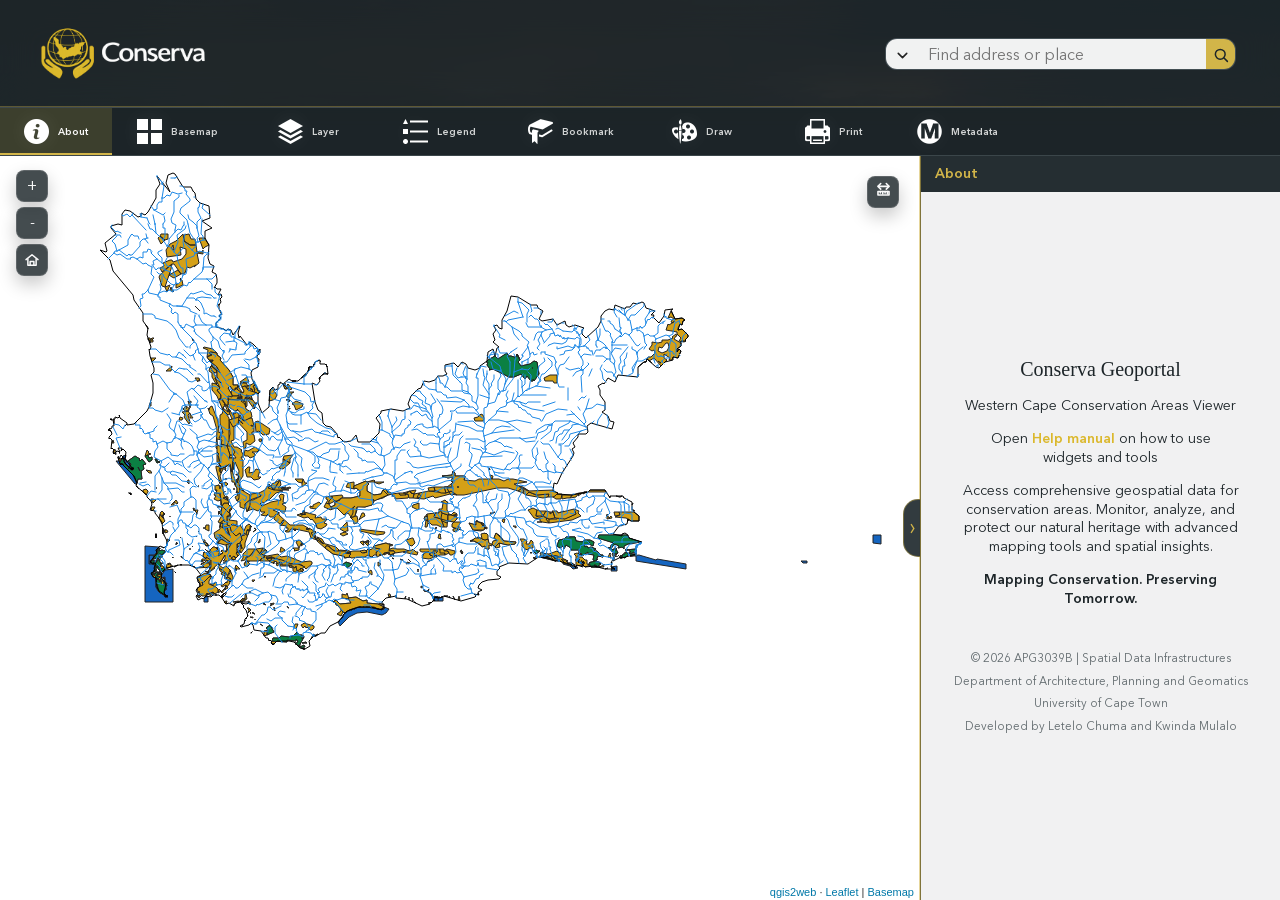
<file: Portal/index.html>
<!doctype html>
<html lang="en">
  <head>
    <meta charset="utf-8">
    <meta name="viewport" content="width=device-width, initial-scale=1">
    <title>Conserva GeoPortal | Mapping Conservation. Preserving Tomorrow.</title>
    <link rel="icon" href="assets/landing/favicon.png" type="image/png">
    <link rel="apple-touch-icon" href="assets/landing/apple-icon.png">
    <link rel="stylesheet" href="styles.css?v=enabled-header-tools">
  </head>
  <body>
    <main class="app-shell">
      <header class="topbar">
        <a class="brand" href="../index.html#home" aria-label="Back to Conserva landing page">
          <img class="conserva-logo" src="assets/landing/conserva-logo-cropped.png" alt="Conserva">
        </a>
        <form class="search" id="portalSearch" aria-label="Search">
          <button class="search-scope" type="button" aria-label="Search in">
            <svg viewBox="0 0 24 24" aria-hidden="true">
              <path d="m6 9 6 6 6-6"></path>
            </svg>
          </button>
          <input id="portalSearchInput" type="search" placeholder="Find address or place" aria-label="Find address or place">
          <button class="search-button" type="submit" aria-label="Search">
            <svg viewBox="0 0 24 24" aria-hidden="true">
              <circle cx="11" cy="11" r="6.5"></circle>
              <path d="m16 16 4.5 4.5"></path>
            </svg>
          </button>
        </form>
      </header>

      <nav class="tabs" aria-label="Tools">
        <button class="tab active" type="button" data-panel="about">
          <img src="assets/icons/about.png" alt="">
          <span>About</span>
        </button>
        <button class="tab" type="button" data-panel="basemap">
          <img src="assets/icons/basemap.png" alt="">
          <span>Basemap</span>
        </button>
        <button class="tab" type="button" data-panel="layer">
          <img src="assets/icons/layer.png" alt="">
          <span>Layer</span>
        </button>
        <button class="tab" type="button" data-panel="legend">
          <img src="assets/icons/legend.png" alt="">
          <span>Legend</span>
        </button>
        <button class="tab" type="button" data-panel="bookmark">
          <img src="assets/icons/bookmark.png" alt="">
          <span>Bookmark</span>
        </button>
        <button class="tab" type="button" data-panel="draw">
          <img src="assets/icons/draw.png" alt="">
          <span>Draw</span>
        </button>
        <button class="tab" type="button" data-panel="print">
          <img src="assets/icons/print.png" alt="">
          <span>Print</span>
        </button>
        <button class="tab" type="button" data-panel="metadata">
          <img src="assets/icons/metadata.png" alt="">
          <span>Metadata</span>
        </button>
      </nav>

      <section class="workspace">
        <section class="map-stage" aria-label="Conserva web map">
          <iframe class="webmap-frame" id="webmapFrame" src="webmap/index.html?portal=1&v=lines-above-polygons" title="Conserva web map"></iframe>
          <div class="map-controls top-left">
            <button id="zoomInButton" type="button" aria-label="Zoom in">+</button>
            <button id="zoomOutButton" type="button" aria-label="Zoom out">-</button>
          </div>
          <button class="home-control" id="homeButton" type="button" aria-label="Return to study area" title="Return to study area">
            <svg viewBox="0 0 24 24" aria-hidden="true">
              <path d="M4 11.5 12 5l8 6.5"></path>
              <path d="M6.5 10.5V19h11v-8.5"></path>
              <path d="M9.5 19v-5h5v5"></path>
            </svg>
          </button>
          <button class="measure" id="measureButton" type="button" aria-label="Measurement tool">
            <svg viewBox="0 0 24 24" aria-hidden="true">
              <path d="M5 14.5h14v4.5H5z"></path>
              <path d="M8 14.5v2"></path>
              <path d="M11 14.5v3"></path>
              <path d="M14 14.5v2"></path>
              <path d="M17 14.5v3"></path>
              <path d="M8.5 4.5 5 8l3.5 3.5"></path>
              <path d="M15.5 4.5 19 8l-3.5 3.5"></path>
              <path d="M5.5 8h13"></path>
            </svg>
          </button>
          <button class="selected-features" type="button">&#9635;&nbsp;&nbsp;Selected features: 0</button>
          <div class="scale">200 km</div>
          <div class="attribution">Map data &copy; OpenStreetMap contributors, Microsoft, Facebook, Inc. and... &nbsp; Powered by Esri</div>
        </section>

        <button class="panel-resizer" type="button" aria-label="Collapse panel" title="Drag to resize or click to collapse">
          <span>&#8250;</span>
        </button>

        <aside class="side-panel" aria-live="polite">
          <div class="panel-title" id="panelTitle">About</div>

          <section class="panel-content active" id="about">
            <div class="center-copy about-copy">
              <h2>Conserva Geoportal</h2>
              <p>Western Cape Conservation Areas Viewer</p>
              
              <p>
                Open <a class="help-manual-link" href="assets/docs/Conserva_Help_Manual.pdf" download>Help manual</a> on how to use<br>
                widgets and tools
              </p>
              <p>
                Access comprehensive geospatial data for conservation areas.
                Monitor, analyze, and protect our natural heritage with advanced
                mapping tools and spatial insights.
              </p>
              <p><strong>Mapping Conservation. Preserving Tomorrow.</strong></p>
              <div class="about-credit">
                <p>&copy; 2026 APG3039B | Spatial Data Infrastructures</p>
                <p>Department of Architecture, Planning and Geomatics</p>
                <p>University of Cape Town</p>
                <p>Developed by Letelo Chuma and Kwinda Mulalo</p>
              </div>
            </div>
          </section>

          <section class="panel-content" id="basemap">
            <p class="basemap-hint">Double click the active basemap to toggle off.</p>
            <div class="basemap-list">
              <button class="basemap-card selected" type="button" aria-pressed="true" data-basemap-layer="Basemap">
                <img src="assets/light_gray_canvas.jpg" alt="">
                <span>Light Gray Canvas</span>
              </button>
              <button class="basemap-card" type="button" aria-pressed="false" data-basemap-layer="OpenStreetMap">
                <div class="basemap-preview osm-preview" aria-hidden="true"></div>
                <span>OpenStreetMap</span>
              </button>
            </div>
          </section>

          <section class="panel-content" id="layer">
            <h2>Layer List</h2>
            <div class="layer-list" id="layerList"></div>
          </section>

          <section class="panel-content" id="legend">
            <div class="legend-items" id="headerLegendContent"></div>
          </section>

          <section class="panel-content" id="bookmark">
            <p class="coming-soon">Coming soon...</p>
          </section>

          <section class="panel-content" id="draw">
            <p class="coming-soon">Coming soon...</p>
          </section>

          <section class="panel-content" id="print">
            <p class="coming-soon">Coming soon...</p>
          </section>

          <section class="panel-content" id="metadata">
            <div class="metadata-copy">
              <p class="metadata-intro">Click to view or download metadata</p>
              <div class="metadata-tree">
                <section class="metadata-group">
                  <h3><span>Rivers</span></h3>
                  <ul>
                    <li><a href="https://stable.demo.geonode.org/catalogue/uuid/c74a9792-4744-450c-b609-919d1aeb0260" target="_blank" rel="noopener">Critical</a></li>
                    <li><span>Endangered</span></li>
                    <li><a href="https://stable.demo.geonode.org/catalogue/uuid/b79be7e6-089b-41ad-ba1d-c403a43dc895" target="_blank" rel="noopener">Vulnerable</a></li>
                    <li><a href="https://stable.demo.geonode.org/catalogue/uuid/110bff91-878b-4cd1-9b78-2c33bc266be5" target="_blank" rel="noopener">Not threatened</a></li>
                  </ul>
                </section>
                <section class="metadata-group">
                  <h3><a href="https://stable.demo.geonode.org/catalogue/uuid/4e84e3d0-77fd-4138-94fd-c89d32d91100" target="_blank" rel="noopener">Biosphere reserve Zones</a></h3>
                  <ul>
                    <li><a href="https://stable.demo.geonode.org/catalogue/uuid/298e58f5-967d-45a7-bb06-a77cd786094d" target="_blank" rel="noopener">Transition Area</a></li>
                    <li><a href="https://stable.demo.geonode.org/catalogue/uuid/1b18c6d2-34a1-48d1-a964-2eeb8395a98b" target="_blank" rel="noopener">Not Assigned</a></li>
                    <li><a href="https://stable.demo.geonode.org/catalogue/uuid/fe097c04-5b62-4ff4-aa57-f090f1eb8fad" target="_blank" rel="noopener">Core Areas</a></li>
                    <li><a href="https://stable.demo.geonode.org/catalogue/uuid/af6f2732-b30b-4d79-819a-4320496a3441" target="_blank" rel="noopener">Buffer Zone</a></li>
                  </ul>
                </section>
                <section class="metadata-group">
                  <h3><a href="https://stable.demo.geonode.org/catalogue/uuid/ea822729-bc8d-44a5-ba36-0bb6ea767203" target="_blank" rel="noopener">Protected Areas</a></h3>
                  <ul>
                    <li><a href="https://stable.demo.geonode.org/catalogue/uuid/ac06a3f2-a0e8-4b57-927c-611e6114a35b" target="_blank" rel="noopener">Nature Reserve</a></li>
                    <li><a href="https://stable.demo.geonode.org/catalogue/uuid/68901ffb-e770-4823-bedb-df9b739f5fae" target="_blank" rel="noopener">National Park</a></li>
                    <li><a href="https://stable.demo.geonode.org/catalogue/uuid/94c26a85-58cf-402c-9a4d-596fd8a1952c" target="_blank" rel="noopener">Forest Wilderness Area</a></li>
                    <li><a href="https://stable.demo.geonode.org/catalogue/uuid/2ef5e16c-f3ff-4f0e-ad41-b9fdc3cc4807" target="_blank" rel="noopener">Forest Nature Reserve</a></li>
                    <li><a href="https://stable.demo.geonode.org/catalogue/uuid/028cdf75-f820-4745-af1d-26ce1a5ebf80" target="_blank" rel="noopener">Protected Environment</a></li>
                    <li><a href="https://stable.demo.geonode.org/catalogue/uuid/9e9509df-221b-402d-83bc-ab7a1da1ef51" target="_blank" rel="noopener">Special Nature Reserve</a></li>
                    <li><span>World Heritage Site</span></li>
                  </ul>
                </section>
                <ul class="metadata-single-links">
                  <li><a href="https://stable.demo.geonode.org/catalogue/uuid/54715956-dac8-4b15-b3b5-044379e167f3" target="_blank" rel="noopener">Conservation Area</a></li>
                  <li><a href="https://stable.demo.geonode.org/catalogue/uuid/c2f0ae97-32b4-4ecc-8c0d-c8f9eb16debb" target="_blank" rel="noopener">Ecological support area</a></li>
                  <li><a href="https://stable.demo.geonode.org/catalogue/uuid/89eb492d-c5ce-4e2d-b738-2a5e637d45f9" target="_blank" rel="noopener">Offshore focus areas</a></li>
                  <li><span>Critical biodiversity area</span></li>
                  <li><a href="https://stable.demo.geonode.org/catalogue/uuid/8c2e4f95-fa58-4a33-b445-a2599bb203b7" target="_blank" rel="noopener">Marine protected area</a></li>
                  <li><a href="https://stable.demo.geonode.org/catalogue/uuid/9c574933-9cd4-4194-aa0a-b1e6320e9651" target="_blank" rel="noopener">Mountain catchment area</a></li>
                  <li><a href="https://stable.demo.geonode.org/catalogue/uuid/c7b3a054-0b7b-4dcf-8fdd-8e30c9ebef56" target="_blank" rel="noopener">Priority area</a></li>
                  <li><a href="https://stable.demo.geonode.org/catalogue/uuid/940e9f12-76c4-4192-9795-db8e7f91db20" target="_blank" rel="noopener">Western Cape boundary</a></li>
                </ul>
              </div>
            </div>
          </section>
        </aside>
      </section>
    </main>
    <script src="script.js?v=enabled-header-tools"></script>
  </body>
</html>
</file>
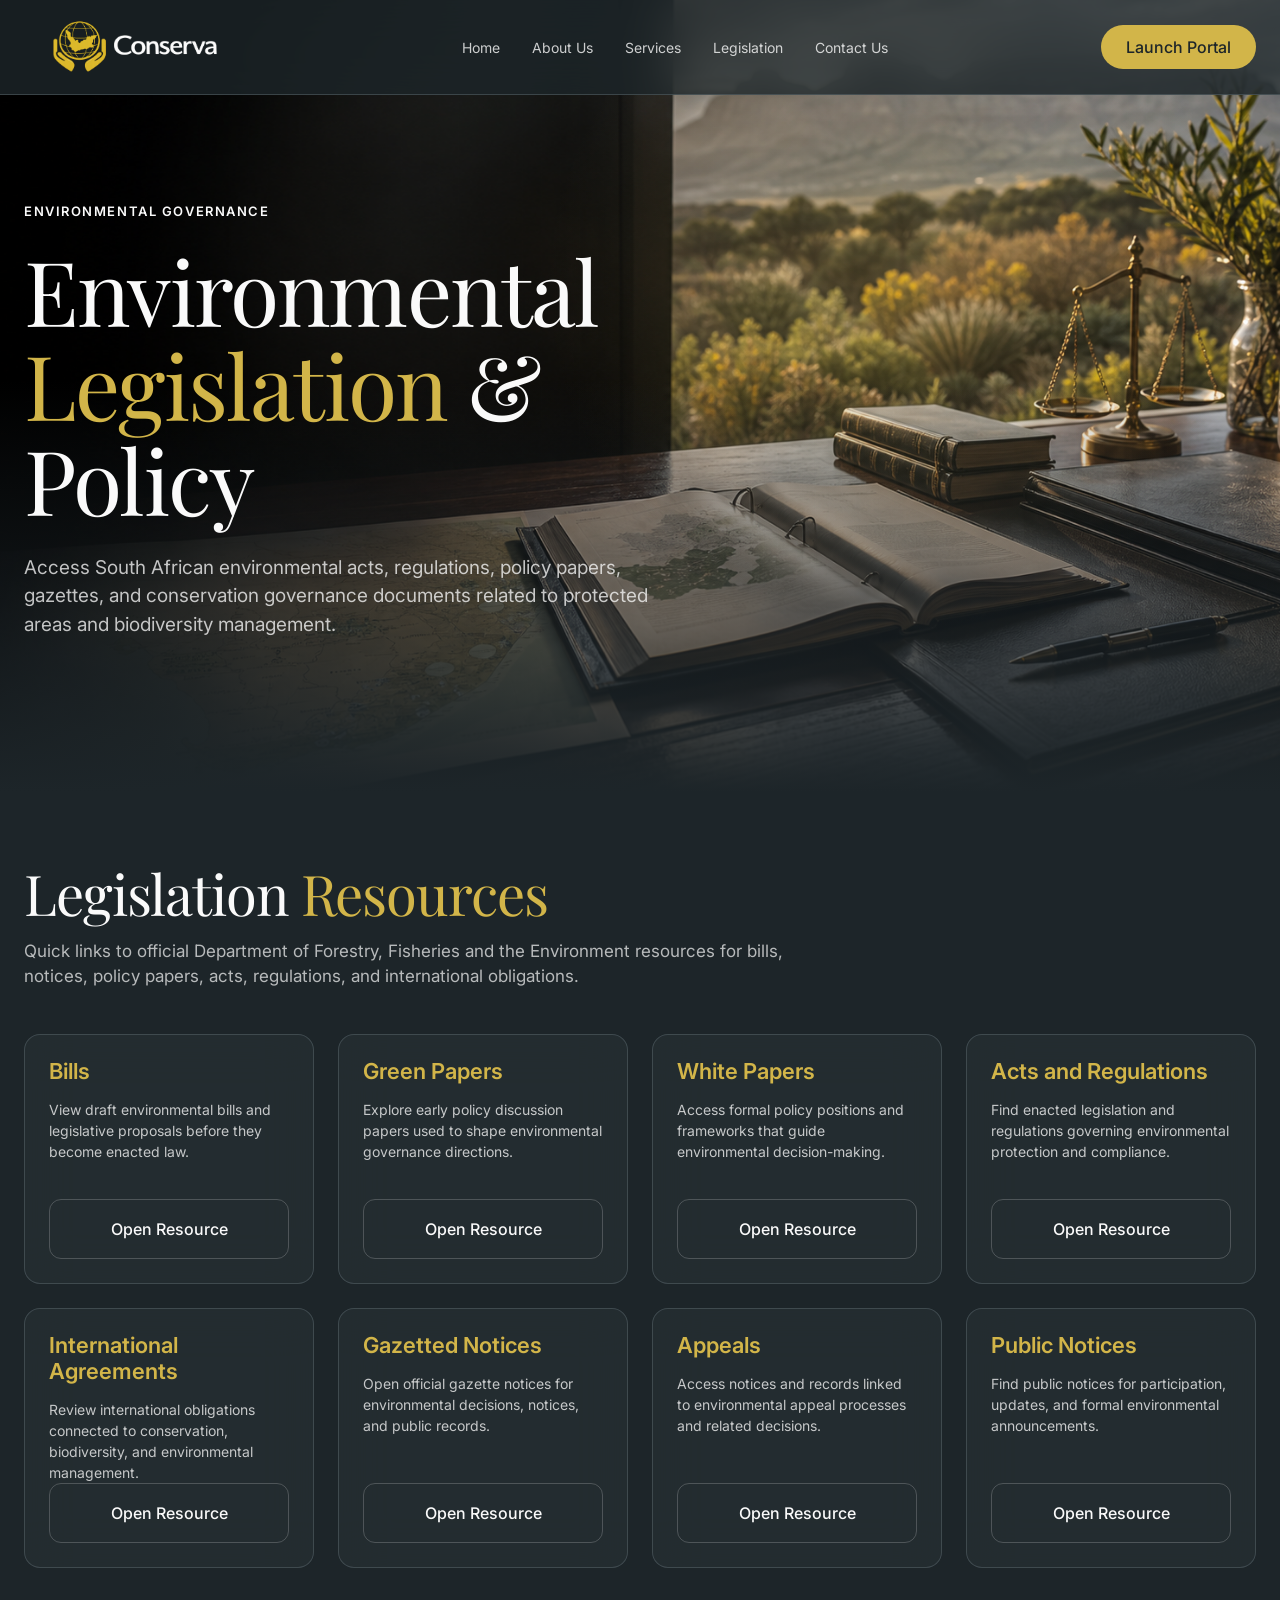
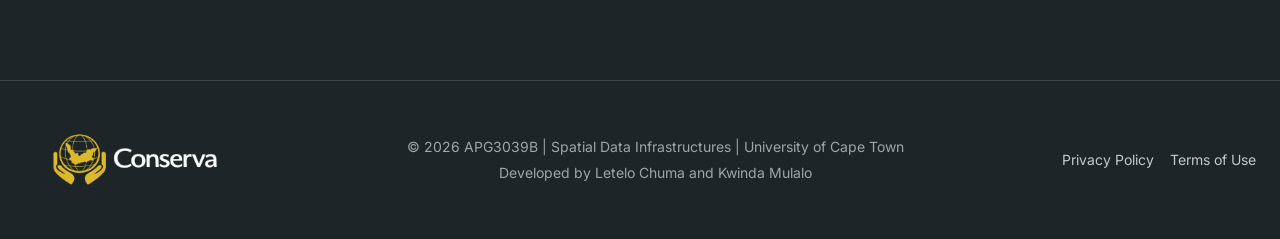
<file: legislation.html>
<!doctype html>
<html lang="en">
  <head>
    <meta charset="utf-8" />
    <meta name="viewport" content="width=device-width, initial-scale=1" />
    <title>Conserva | Environmental Legislation & Policy</title>
    <meta
      name="description"
      content="Access South African environmental legislation, bills, policy papers, gazettes, and conservation governance resources."
    />
    <link rel="icon" href="assets/favicon.png" type="image/png" />
    <link rel="apple-touch-icon" href="assets/apple-icon.png" />
    <link rel="preconnect" href="https://fonts.googleapis.com" />
    <link rel="preconnect" href="https://fonts.gstatic.com" crossorigin />
    <link
      href="https://fonts.googleapis.com/css2?family=Inter:wght@400;500;600;700&family=Playfair+Display:wght@400;500&display=swap"
      rel="stylesheet"
    />
    <style>
      :root {
        --background: #1d2529;
        --foreground: #fafafa;
        --card: rgba(38, 47, 51, 0.78);
        --primary: #d2b549;
        --primary-foreground: #1d2529;
        --secondary: #323d42;
        --border: rgba(98, 112, 119, 0.45);
        --shadow: 0 25px 50px -12px rgba(0, 0, 0, 0.35);
        --font-sans: "Inter", system-ui, -apple-system, BlinkMacSystemFont, "Segoe UI", sans-serif;
        --font-serif: "Playfair Display", Georgia, serif;
      }

      * {
        box-sizing: border-box;
      }

      html {
        scroll-behavior: smooth;
      }

      body {
        margin: 0;
        background: var(--background);
        color: var(--foreground);
        font-family: var(--font-sans);
        line-height: 1.5;
      }

      a {
        color: inherit;
        text-decoration: none;
      }

      button {
        font: inherit;
      }

      .container {
        width: min(100% - 48px, 1280px);
        margin: 0 auto;
      }

      .site-nav {
        position: fixed;
        inset: 0 0 auto;
        z-index: 50;
        border-bottom: 1px solid var(--border);
        background: rgba(29, 37, 41, 0.82);
        backdrop-filter: blur(24px);
        animation: nav-in 0.6s ease-out both;
      }

      .nav-inner {
        display: flex;
        min-height: 73px;
        align-items: center;
        justify-content: space-between;
        gap: 24px;
        padding: 16px 0;
      }

      .brand {
        display: inline-flex;
        align-items: center;
        gap: 8px;
        transition: transform 0.25s ease;
      }

      .brand:hover {
        transform: scale(1.02);
      }

      .brand-logo {
        display: block;
        width: 224px;
        height: 62px;
        border-radius: 8px;
        object-fit: contain;
        object-position: 50% 50%;
      }

      .nav-links {
        display: flex;
        align-items: center;
        gap: 32px;
      }

      .nav-links a,
      .nav-disabled {
        color: rgba(250, 250, 250, 0.8);
        font-size: 14px;
      }

      .nav-links a {
        transition: color 0.2s ease, transform 0.2s ease;
      }

      .nav-links a:hover {
        color: var(--foreground);
        transform: translateY(-2px);
      }

      .nav-disabled {
        cursor: default;
        user-select: none;
      }

      .button {
        display: inline-flex;
        min-height: 44px;
        align-items: center;
        justify-content: center;
        gap: 8px;
        border: 1px solid transparent;
        border-radius: 999px;
        background: var(--primary);
        color: var(--primary-foreground);
        cursor: pointer;
        font-weight: 500;
        padding: 0 24px;
        transition: transform 0.2s ease, background 0.2s ease, color 0.2s ease, border-color 0.2s ease;
      }

      .button:hover {
        background: #c2a840;
      }

      .button-outline {
        width: 100%;
        min-height: 60px;
        border-color: rgba(250, 250, 250, 0.2);
        border-radius: 12px;
        background: transparent;
        color: var(--foreground);
      }

      .button-outline:hover {
        background: var(--foreground);
        color: var(--background);
      }

      .menu-toggle {
        display: none;
        width: 44px;
        height: 44px;
        align-items: center;
        justify-content: center;
        border: 0;
        background: transparent;
        color: var(--foreground);
        cursor: pointer;
      }

      .mobile-menu {
        display: none;
        overflow: hidden;
        border-top: 1px solid var(--border);
        background: rgba(29, 37, 41, 0.96);
        backdrop-filter: blur(24px);
      }

      .mobile-menu-inner {
        display: flex;
        flex-direction: column;
        gap: 16px;
        padding: 24px;
      }

      h1,
      h2,
      h3,
      p {
        margin: 0;
      }

      h1,
      h2 {
        font-family: var(--font-serif);
        font-weight: 400;
        letter-spacing: -0.02em;
        line-height: 1.05;
      }

      h1 {
        max-width: 740px;
        font-size: clamp(48px, 7vw, 96px);
      }

      h2 {
        font-size: clamp(36px, 5vw, 56px);
      }

      .accent {
        color: var(--primary);
      }

      .legislation-hero {
        position: relative;
        min-height: 88vh;
        overflow: hidden;
        padding-top: 73px;
      }

      .legislation-hero-bg,
      .legislation-hero-bg img {
        position: absolute;
        inset: 0;
        width: 100%;
        height: 100%;
      }

      .legislation-hero-bg {
        animation: hero-bg-in 1.5s ease-out both;
      }

      .legislation-hero-bg img {
        object-fit: cover;
      }

      .legislation-hero-bg::before,
      .legislation-hero-bg::after {
        content: "";
        position: absolute;
        inset: 0;
        pointer-events: none;
      }

      .legislation-hero-bg::before {
        background: linear-gradient(90deg, rgba(29, 37, 41, 0.98), rgba(29, 37, 41, 0.78), rgba(29, 37, 41, 0.34));
      }

      .legislation-hero-bg::after {
        background:
          linear-gradient(0deg, var(--background), transparent 52%),
          radial-gradient(circle at 70% 36%, rgba(210, 181, 73, 0.16), transparent 34%);
      }

      .legislation-hero-content {
        position: relative;
        z-index: 1;
        display: flex;
        min-height: calc(88vh - 73px);
        flex-direction: column;
        justify-content: center;
        padding: 86px 0 110px;
      }

      .hero-kicker {
        margin-bottom: 22px;
        color: var(--foreground);
        font-size: 13px;
        font-weight: 600;
        letter-spacing: 0.12em;
        text-transform: uppercase;
      }

      .hero-lead {
        max-width: 650px;
        margin-top: 28px;
        color: rgba(250, 250, 250, 0.76);
        font-size: 19px;
      }

      .legislation-section {
        padding: 72px 0 112px;
      }

      .section-heading {
        max-width: 760px;
        margin-bottom: 44px;
      }

      .section-heading p {
        margin-top: 16px;
        color: rgba(250, 250, 250, 0.7);
        font-size: 17px;
      }

      .legislation-grid {
        display: grid;
        grid-template-columns: repeat(4, minmax(0, 1fr));
        gap: 24px;
      }

      .legislation-card {
        display: flex;
        min-height: 250px;
        flex-direction: column;
        border: 1px solid var(--border);
        border-radius: 16px;
        background: var(--card);
        padding: 24px;
        backdrop-filter: blur(24px);
        transition: transform 0.25s ease, border-color 0.25s ease, box-shadow 0.25s ease;
      }

      .legislation-card:hover {
        border-color: rgba(210, 181, 73, 0.46);
        box-shadow: var(--shadow);
        transform: translateY(-6px);
      }

      .legislation-card h3 {
        color: var(--primary);
        font-size: 22px;
        font-weight: 600;
        line-height: 1.18;
      }

      .legislation-card p {
        margin-top: 14px;
        color: rgba(250, 250, 250, 0.76);
        font-size: 14px;
      }

      .legislation-button {
        border: 1px solid rgba(250, 250, 250, 0.2);
        margin-top: auto;
      }

      footer {
        border-top: 1px solid var(--border);
        padding: 48px 0;
      }

      .footer-inner {
        display: flex;
        align-items: center;
        justify-content: space-between;
        gap: 24px;
      }

      .footer-inner p,
      .footer-links a {
        color: rgba(250, 250, 250, 0.6);
        font-size: 14px;
      }

      .footer-links {
        display: flex;
        gap: 24px;
      }

      .footer-links a:hover {
        color: var(--foreground);
      }

      .icon {
        width: 20px;
        height: 20px;
        stroke: currentColor;
        stroke-width: 2;
        stroke-linecap: round;
        stroke-linejoin: round;
        fill: none;
      }

      .reveal {
        opacity: 0;
        transform: translateY(30px);
        transition: opacity 0.7s ease, transform 0.7s ease;
      }

      .reveal.visible {
        opacity: 1;
        transform: translateY(0);
      }

      .stagger > * {
        transition-delay: calc(var(--i, 0) * 90ms);
      }

      @keyframes nav-in {
        from {
          opacity: 0;
          transform: translateY(-100px);
        }
      }

      @keyframes hero-bg-in {
        from {
          opacity: 0;
          transform: scale(1.08);
        }
      }

      @media (max-width: 1100px) {
        .legislation-grid {
          grid-template-columns: repeat(2, minmax(0, 1fr));
        }
      }

      @media (max-width: 980px) {
        .footer-inner {
          flex-direction: column;
          text-align: center;
        }
      }

      @media (max-width: 760px) {
        .container {
          width: min(100% - 32px, 1280px);
        }

        .nav-links,
        .nav-cta {
          display: none;
        }

        .menu-toggle {
          display: inline-flex;
        }

        .mobile-menu.open {
          display: block;
        }

        .legislation-hero {
          min-height: 78vh;
        }

        .legislation-hero-content {
          min-height: calc(78vh - 73px);
          padding: 54px 0 72px;
        }

        h1 {
          font-size: clamp(46px, 13vw, 68px);
        }

        .hero-lead {
          font-size: 16px;
        }

        .legislation-section {
          padding: 56px 0 80px;
        }

        .legislation-grid {
          grid-template-columns: 1fr;
        }

        .footer-links {
          flex-wrap: wrap;
          justify-content: center;
        }

        .brand-logo {
          width: 180px;
          height: 50px;
        }
      }

      @media (prefers-reduced-motion: reduce) {
        *,
        *::before,
        *::after {
          animation-duration: 0.01ms !important;
          animation-iteration-count: 1 !important;
          scroll-behavior: auto !important;
          transition-duration: 0.01ms !important;
        }
      }
    </style>
  </head>
  <body>
    <nav class="site-nav">
      <div class="container nav-inner">
        <a class="brand" href="index.html#home" aria-label="Conserva home">
          <img class="brand-logo" src="assets/conserva-logo-cropped.png" alt="Conserva" />
        </a>
        <div class="nav-links" aria-label="Primary navigation">
          <a href="index.html#home">Home</a>
          <a href="index.html#about">About Us</a>
          <a href="index.html#services">Services</a>
          <span class="nav-disabled">Legislation</span>
          <a href="index.html#contact">Contact Us</a>
        </div>
        <div class="nav-cta">
          <a class="button" href="Portal/index.html">Launch Portal</a>
        </div>
        <button class="menu-toggle" type="button" aria-label="Toggle menu" aria-expanded="false">
          <svg class="icon menu-icon"><use href="#icon-menu"></use></svg>
          <svg class="icon close-icon" hidden><use href="#icon-x"></use></svg>
        </button>
      </div>
      <div class="mobile-menu" id="mobile-menu">
        <div class="mobile-menu-inner">
          <a href="index.html#home">Home</a>
          <a href="index.html#about">About Us</a>
          <a href="index.html#services">Services</a>
          <span class="nav-disabled">Legislation</span>
          <a href="index.html#contact">Contact Us</a>
          <a class="button" href="Portal/index.html">Launch Portal</a>
        </div>
      </div>
    </nav>

    <main>
      <section class="legislation-hero" id="home">
        <div class="legislation-hero-bg" aria-hidden="true">
          <img src="assets/legislation-hero.png" alt="" />
        </div>
        <div class="container legislation-hero-content">
          <p class="hero-kicker reveal">Environmental governance</p>
          <h1 class="reveal">Environmental <span class="accent">Legislation</span> &amp; Policy</h1>
          <p class="hero-lead reveal">
            Access South African environmental acts, regulations, policy papers, gazettes, and conservation governance
            documents related to protected areas and biodiversity management.
          </p>
        </div>
      </section>

      <section class="legislation-section" aria-labelledby="legislation-resources">
        <div class="container">
          <div class="section-heading reveal">
            <h2 id="legislation-resources">Legislation <span class="accent">Resources</span></h2>
            <p>
              Quick links to official Department of Forestry, Fisheries and the Environment resources for bills,
              notices, policy papers, acts, regulations, and international obligations.
            </p>
          </div>

          <div class="legislation-grid stagger">
            <article class="legislation-card reveal" style="--i: 0">
              <h3>Bills</h3>
              <p>View draft environmental bills and legislative proposals before they become enacted law.</p>
              <a class="button button-outline legislation-button" href="https://www.dffe.gov.za/legislation/bills" target="_blank" rel="noopener noreferrer">
                Open Resource
              </a>
            </article>

            <article class="legislation-card reveal" style="--i: 1">
              <h3>Green Papers</h3>
              <p>Explore early policy discussion papers used to shape environmental governance directions.</p>
              <a class="button button-outline legislation-button" href="https://www.dffe.gov.za/index.php/legislation/greenpapers" target="_blank" rel="noopener noreferrer">
                Open Resource
              </a>
            </article>

            <article class="legislation-card reveal" style="--i: 2">
              <h3>White Papers</h3>
              <p>Access formal policy positions and frameworks that guide environmental decision-making.</p>
              <a class="button button-outline legislation-button" href="https://www.dffe.gov.za/legislation/whitepapers" target="_blank" rel="noopener noreferrer">
                Open Resource
              </a>
            </article>

            <article class="legislation-card reveal" style="--i: 3">
              <h3>Acts and Regulations</h3>
              <p>Find enacted legislation and regulations governing environmental protection and compliance.</p>
              <a class="button button-outline legislation-button" href="https://www.dffe.gov.za/index.php/legislation/actsregulations" target="_blank" rel="noopener noreferrer">
                Open Resource
              </a>
            </article>

            <article class="legislation-card reveal" style="--i: 4">
              <h3>International Agreements</h3>
              <p>Review international obligations connected to conservation, biodiversity, and environmental management.</p>
              <a class="button button-outline legislation-button" href="https://www.dffe.gov.za/legislation/internationalagreementsobligations" target="_blank" rel="noopener noreferrer">
                Open Resource
              </a>
            </article>

            <article class="legislation-card reveal" style="--i: 5">
              <h3>Gazetted Notices</h3>
              <p>Open official gazette notices for environmental decisions, notices, and public records.</p>
              <a class="button button-outline legislation-button" href="https://www.dffe.gov.za/legislation/gazetted_notices" target="_blank" rel="noopener noreferrer">
                Open Resource
              </a>
            </article>

            <article class="legislation-card reveal" style="--i: 6">
              <h3>Appeals</h3>
              <p>Access notices and records linked to environmental appeal processes and related decisions.</p>
              <a class="button button-outline legislation-button" href="https://www.dffe.gov.za/index.php/legislation/appeals" target="_blank" rel="noopener noreferrer">
                Open Resource
              </a>
            </article>

            <article class="legislation-card reveal" style="--i: 7">
              <h3>Public Notices</h3>
              <p>Find public notices for participation, updates, and formal environmental announcements.</p>
              <a class="button button-outline legislation-button" href="https://www.dffe.gov.za/legislation/publicnotices" target="_blank" rel="noopener noreferrer">
                Open Resource
              </a>
            </article>
          </div>
        </div>
      </section>
    </main>

    <footer>
  <div class="container footer-inner" style="display: flex; align-items: center; justify-content: space-between;">

    <!-- Logo -->
    <a class="brand" href="index.html#home">
      <img class="brand-logo" src="assets/conserva-logo-cropped.png" alt="Conserva">
    </a>

        <!-- Center Text -->
    <div style="text-align: center; flex: 1;">

      <p style="margin: 0;">
        © 2026 APG3039B | Spatial Data Infrastructures | University of Cape Town<br />
        
      </p>

      <p style="margin: 5px 0 0 0; font-size: 14px;">
        Developed by Letelo Chuma and Kwinda Mulalo
      </p>

    </div>

  <!-- Footer Text -->
<div class="footer-links" style="display: flex; gap: 16px; align-items: center;">
  
  <span style="font-size: 14px; color: rgba(255,255,255,0.75);">
    Privacy Policy
  </span>

  <span style="font-size: 14px; color: rgba(255,255,255,0.75);">
    Terms of Use
  </span>

</div>
</footer>

    <svg aria-hidden="true" width="0" height="0" style="position: absolute">
      <symbol id="icon-menu" viewBox="0 0 24 24"><path d="M4 6h16"/><path d="M4 12h16"/><path d="M4 18h16"/></symbol>
      <symbol id="icon-x" viewBox="0 0 24 24"><path d="M18 6 6 18"/><path d="m6 6 12 12"/></symbol>
    </svg>

    <script>
      const toggle = document.querySelector(".menu-toggle");
      const menu = document.querySelector(".mobile-menu");
      const menuIcon = document.querySelector(".menu-icon");
      const closeIcon = document.querySelector(".close-icon");

      toggle.addEventListener("click", () => {
        const isOpen = menu.classList.toggle("open");
        toggle.setAttribute("aria-expanded", String(isOpen));
        menuIcon.hidden = isOpen;
        closeIcon.hidden = !isOpen;
      });

      menu.querySelectorAll("a").forEach((link) => {
        link.addEventListener("click", () => {
          menu.classList.remove("open");
          toggle.setAttribute("aria-expanded", "false");
          menuIcon.hidden = false;
          closeIcon.hidden = true;
        });
      });

      const observer = new IntersectionObserver(
        (entries) => {
          entries.forEach((entry) => {
            if (entry.isIntersecting) {
              entry.target.classList.add("visible");
              observer.unobserve(entry.target);
            }
          });
        },
        { threshold: 0.15, rootMargin: "0px 0px -80px 0px" }
      );

      document.querySelectorAll(".reveal").forEach((element) => observer.observe(element));
    </script>
  </body>
</html>
</file>
<file: Portal/styles.css>
* {
  box-sizing: border-box;
}

@font-face {
  font-family: "Avenir Next Local";
  src: url("assets/fonts/avenir-bold.woff2") format("woff2");
  font-weight: 400;
}

@font-face {
  font-family: "Avenir Next Local";
  src: url("assets/fonts/avenir-regular.woff2") format("woff2");
  font-weight: 700;
}

html,
body {
  height: 100%;
}

body {
  margin: 0;
  font-family: "Avenir Next Local", "Avenir Next", Avenir, "Segoe UI", Arial, sans-serif;
  color: #1b1b1b;
  background: #f3f3f3;
  overflow: hidden;
}

button,
input {
  font: inherit;
}

.app-shell {
  height: 100vh;
  min-height: 100vh;
  display: grid;
  grid-template-rows: clamp(86px, 12vh, 130px) clamp(38px, 5.3vh, 57px) 1fr;
  overflow: hidden;
  --panel-width: 360px;
}

.topbar {
  position: relative;
  width: 100vw;
  display: flex;
  align-items: center;
  padding: 0 0 0 12px;
  overflow: hidden;
  background:
    linear-gradient(90deg, rgba(29, 37, 41, 0.98), rgba(29, 37, 41, 0.9), rgba(29, 37, 41, 0.78)),
    url("assets/landing/hero-bg.jpg") center 18% / cover;
  color: #fff;
}

.topbar::before {
  content: "";
  position: absolute;
  inset: 0;
  background: rgba(29, 37, 41, 0.58);
  backdrop-filter: blur(18px);
}

.topbar::after {
  content: "";
  position: absolute;
  inset: auto 0 0;
  height: 1px;
  background: rgba(210, 181, 73, 0.35);
}

.brand,
.search {
  z-index: 1;
}

.brand {
  display: flex;
  align-items: center;
  min-width: 420px;
}

.conserva-logo {
  display: block;
  width: 224px;
  height: 62px;
  border-radius: 8px;
  object-fit: contain;
  object-position: 50% 50%;
}

.crest {
  width: 94px;
  height: 94px;
  object-fit: contain;
}

.brand h1 {
  margin: 0 0 12px;
  font-size: 15px;
  line-height: 1;
  font-weight: 700;
}

.brand p {
  margin: 0;
  font-size: 13px;
}

.search {
  position: absolute;
  top: calc((clamp(86px, 12vh, 130px) - 32px) / 2);
  right: 44px;
  display: grid;
  grid-template-columns: 32px 288px 29px;
  align-items: center;
  height: 32px;
}

.search button,
.search input {
  height: 32px;
  border: 1px solid #cfd7d7;
}

.search-scope {
  position: relative;
  display: grid;
  place-items: center;
  background: #fff;
  color: #222;
  border-right: 0;
}

.search-scope svg {
  width: 17px;
  height: 17px;
  fill: none;
  stroke: currentColor;
  stroke-width: 2.2;
  stroke-linecap: round;
  stroke-linejoin: round;
}

.search input {
  border-left: 0;
  border-right: 0;
  padding: 0 10px;
  color: #626262;
  outline: 0;
}

.search-button {
  background: #0b7fd3;
  color: #fff;
  border-color: #0b7fd3;
}

.search-button svg {
  width: 18px;
  height: 18px;
  display: block;
  margin: auto;
  fill: none;
  stroke: currentColor;
  stroke-width: 2;
  stroke-linecap: round;
}

.tabs {
  display: flex;
  align-items: stretch;
  background: #00552d;
  border-bottom: 1px solid #00723d;
  overflow: hidden;
}

.tab {
  display: flex;
  align-items: center;
  justify-content: center;
  gap: 9px;
  flex: 0 0 10.25vw;
  min-width: 126px;
  max-width: 214px;
  height: 5.3vh;
  border: 0;
  color: #fff;
  background: transparent;
  font-size: 10px;
  font-weight: 700;
  cursor: pointer;
}

.tab:first-child {
  flex-basis: 8.75vw;
  min-width: 108px;
  max-width: 182px;
}

.tab:nth-child(8) {
  flex-basis: 9.1vw;
  min-width: 112px;
  max-width: 188px;
}

.tab.active {
  background: #006a39;
  box-shadow: inset 0 -3px 0 #0aa45b;
}

.tab img {
  width: 25px;
  height: 25px;
  object-fit: contain;
}

.workspace {
  min-height: 0;
  display: grid;
  grid-template-columns: minmax(0, 1fr) var(--panel-width);
  position: relative;
}

.map-stage {
  position: relative;
  min-width: 0;
  overflow: hidden;
  border-right: 1px solid #006a39;
  background: #fff;
}

.fake-map {
  position: absolute;
  inset: 0;
  background: #fff;
}

.webmap-frame {
  position: absolute;
  inset: 0;
  width: 100%;
  height: 100%;
  border: 0;
  background: #fff;
}

.place {
  position: absolute;
  color: #57515f;
  font-size: 12px;
  text-shadow: 0 1px #fff;
  display: none;
}

.p1 { left: 53%; top: 8%; }
.p2 { left: 63%; top: 20%; }
.p3 { left: 47%; top: 49%; }
.p4 { left: 49%; top: 57%; font-size: 15px; }
.p5 { left: 64%; top: 51%; font-size: 15px; }
.p6 { left: 22%; bottom: 8%; }
.p7 { right: 35%; bottom: 17%; }

.map-controls,
.home-control,
.select-toolbar,
.measure,
.selected-features {
  position: absolute;
  z-index: 4;
}

.map-controls {
  top: 14px;
  left: 16px;
  display: grid;
  width: 32px;
  background: #fff;
  box-shadow: 0 1px 3px rgba(0, 0, 0, .22);
}

.map-controls button,
.home-control,
.select-toolbar button,
.measure {
  width: 32px;
  height: 32px;
  border: 1px solid #ddd;
  background: rgba(255, 255, 255, .92);
  color: #333;
}

.home-control {
  top: 88px;
  left: 16px;
}

.home-control svg {
  display: block;
  width: 18px;
  height: 18px;
  margin: auto;
  fill: none;
  stroke: currentColor;
  stroke-width: 2;
  stroke-linecap: round;
  stroke-linejoin: round;
}

.select-toolbar {
  top: 20px;
  left: 59px;
  display: flex;
  height: 28px;
}

.select-toolbar button {
  width: 28px;
  height: 28px;
  border-left: 0;
}

.measure {
  top: 20px;
  right: 20px;
}

.selected-features {
  right: 16px;
  bottom: 42px;
  min-width: 184px;
  height: 31px;
  border: 0;
  background: rgba(255, 255, 255, .9);
  color: #333;
}

.scale {
  position: absolute;
  left: 4px;
  bottom: 3px;
  font-size: 13px;
  font-weight: 700;
}

.attribution {
  position: absolute;
  right: 5px;
  bottom: 3px;
  max-width: 60%;
  color: #5f5f5f;
  font-size: 12px;
  white-space: nowrap;
  overflow: hidden;
  text-overflow: ellipsis;
}

.side-panel {
  display: grid;
  grid-template-rows: 36px 1fr;
  min-width: 0;
  min-height: 0;
  overflow: hidden;
  border-left: 1px solid #0c7b46;
  background: #f5f5f5;
}

.panel-resizer {
  position: absolute;
  top: 0;
  right: calc(var(--panel-width) - 6px);
  z-index: 5;
  width: 12px;
  height: 100%;
  border: 0;
  background: transparent;
  color: #31574f;
  cursor: ew-resize;
  padding: 0;
}

.panel-resizer span {
  position: absolute;
  left: 50%;
  top: 50%;
  display: flex;
  align-items: center;
  justify-content: center;
  width: 17px;
  height: 58px;
  border: 1px solid #a7c3bc;
  border-right: 0;
  border-radius: 15px 0 0 15px;
  background: #f4f4f4;
  font-size: 22px;
  line-height: 1;
  transform: translate(-100%, -50%);
  cursor: pointer;
}

.app-shell.panel-collapsed {
  --panel-width: 0px;
}

.app-shell.panel-collapsed .side-panel {
  overflow: hidden;
  border-left: 0;
}

.app-shell.panel-collapsed .panel-resizer {
  right: 0;
}

.app-shell.panel-collapsed .panel-resizer span {
  left: 50%;
  border-right: 1px solid #a7c3bc;
  border-left: 0;
  border-radius: 15px 0 0 15px;
  transform: translate(-100%, -50%);
}

.panel-title {
  display: flex;
  align-items: center;
  height: 36px;
  padding: 0 14px;
  background: #00723d;
  color: #fff;
  font-size: 14px;
  font-weight: 700;
}

.panel-content {
  display: none;
  overflow: auto;
  padding: 22px 28px;
  font-size: 14px;
  min-height: 0;
}

.panel-content.active {
  display: block;
}

.panel-content h2 {
  margin: 0 0 12px;
  font-size: 14px;
}

.coming-soon {
  margin: 0;
  color: #111;
  font-size: 14px;
  line-height: 1.35;
  font-weight: 700;
}

.panel-content h3 {
  margin: 22px 0 4px;
  font-size: 13px;
}

.center-copy {
  min-height: 100%;
  display: flex;
  flex-direction: column;
  align-items: center;
  justify-content: center;
  text-align: center;
  line-height: 1.35;
}

.about-copy {
  gap: 14px;
}

.about-credit {
  margin-top: 28px;
  color: #5f686c;
  font-size: 11.5px;
  line-height: 1.45;
}

.about-credit p {
  white-space: nowrap;
}

.about-credit p + p {
  margin-top: 6px;
}

.center-copy h2,
.center-copy h3,
.center-copy p {
  margin: 0;
}

a {
  color: #2a76a8;
  text-decoration: none;
}

.help-manual-link {
  color: #DBB82D;
  font-weight: 700;
  text-decoration: none;
}

.help-manual-link:hover,
.help-manual-link:focus {
  text-decoration: underline;
}

.basemap-list {
  display: grid;
  grid-template-columns: repeat(auto-fill, minmax(122px, 122px));
  gap: 16px;
}

.basemap-hint {
  margin: -4px 0 14px;
  color: #5f686c;
  font-size: 12px;
  line-height: 1.35;
}

.basemap-card {
  display: flex;
  flex-direction: column;
  align-items: stretch;
  width: 122px;
  min-height: 124px;
  padding: 0;
  border: 1px solid #d5d5d5;
  border-bottom-width: 3px;
  background: #fff;
  color: #1d2529;
  text-align: left;
  cursor: pointer;
}

.basemap-card.selected {
  border-color: #d5d5d5;
  border-bottom-color: #DDB92C;
  box-shadow: none;
}

.basemap-card img,
.basemap-preview {
  display: block;
  width: 100%;
  height: 82px;
  object-fit: cover;
}

.osm-preview {
  position: relative;
  overflow: hidden;
  padding: 0;
  background:
    linear-gradient(138deg, transparent 0 30%, rgba(226, 185, 116, 0.75) 31% 34%, transparent 35% 100%),
    linear-gradient(31deg, transparent 0 42%, rgba(236, 143, 118, 0.72) 43% 46%, transparent 47% 100%),
    radial-gradient(circle at 72% 22%, #9ed08f 0 16%, transparent 17%),
    radial-gradient(circle at 16% 78%, #9dccd0 0 22%, transparent 23%),
    linear-gradient(0deg, transparent 0 48%, rgba(143, 183, 205, 0.85) 49% 52%, transparent 53% 100%),
    #edf0e8;
}

.osm-preview::before,
.osm-preview::after {
  content: "";
  position: absolute;
  inset: 0;
  pointer-events: none;
}

.osm-preview::before {
  background:
    linear-gradient(90deg, transparent 0 47%, rgba(255, 255, 255, 0.9) 48% 51%, transparent 52% 100%),
    linear-gradient(21deg, transparent 0 53%, rgba(255, 255, 255, 0.9) 54% 57%, transparent 58% 100%),
    linear-gradient(156deg, transparent 0 61%, rgba(255, 255, 255, 0.78) 62% 64%, transparent 65% 100%);
}

.osm-preview::after {
  border-top: 1px solid rgba(120, 145, 130, 0.35);
  border-bottom: 1px solid rgba(120, 145, 130, 0.25);
}

.basemap-card span {
  display: block;
  padding: 9px 8px 10px;
  font-size: 13px;
  line-height: 1.25;
}

.basemap-card .basemap-preview {
  padding: 0;
}

.layer-list {
  border: 1px solid #ddd;
  background: #fff;
}

.layer-row {
  display: grid;
  grid-template-columns: 24px minmax(0, 1fr) 28px 28px 28px;
  align-items: center;
  min-height: 32px;
  border-bottom: 1px solid #eee;
  padding: 0 4px;
}

.layer-row:last-child {
  border-bottom: 0;
}

.layer-row span,
.layer-name {
  overflow: hidden;
  text-overflow: ellipsis;
  white-space: nowrap;
}

.layer-row button {
  width: 24px;
  height: 24px;
  border: 0;
  background: transparent;
  color: #6b7478;
  display: grid;
  place-items: center;
  padding: 0;
}

.layer-row svg {
  width: 17px;
  height: 17px;
  fill: none;
  stroke: currentColor;
  stroke-width: 1.8;
  stroke-linecap: round;
  stroke-linejoin: round;
}

.legend-items {
  display: grid;
  gap: 12px;
}

.legend-items p {
  display: flex;
  align-items: center;
  gap: 10px;
  margin: 0;
}

.swatch {
  width: 26px;
  height: 14px;
  border: 2px solid currentColor;
}

.orange { color: #ef5f16; }
.red { color: #b81919; }
.blue { color: #247da1; }
.dot {
  width: 14px;
  height: 14px;
  color: #111;
  border-radius: 50%;
  background: currentColor;
}

.bookmarks {
  display: grid;
  grid-template-columns: repeat(2, minmax(120px, 1fr));
  gap: 14px;
}

.bookmarks button {
  min-height: 78px;
  padding: 10px;
  border: 1px solid #d0d0d0;
  background: #fff;
  text-align: left;
}

.bookmarks span {
  display: block;
  height: 38px;
  margin-top: 8px;
  background: linear-gradient(135deg, #e9e4db, #b5d3df);
}

.muted {
  color: #555;
}

.draw-toolbar {
  display: flex;
  flex-wrap: wrap;
  gap: 6px;
  margin-bottom: 24px;
}

.draw-toolbar button {
  min-width: 32px;
  min-height: 32px;
  border: 1px solid #cfcfcf;
  background: #fff;
}

.draw-toolbar .pressed {
  background: #e9f4ef;
  border-color: #0c7b46;
}

.empty-illustration {
  width: 180px;
  height: 132px;
  margin: 36px auto 0;
  border: 2px dashed #c5c5c5;
  border-radius: 50%;
}

.subtabs {
  display: flex;
  border-bottom: 1px solid #d8d8d8;
  margin: 8px -28px 20px;
}

.subtabs button {
  flex: 1;
  height: 38px;
  border: 0;
  background: #f5f5f5;
}

.subtabs .active {
  color: #00723d;
  box-shadow: inset 0 -2px 0 #00723d;
}

.field-label {
  display: block;
  margin: 14px 0 6px;
  color: #444;
}

.select-field,
.text-field,
.advanced,
.print-button {
  width: 100%;
  min-height: 34px;
  border: 1px solid #cfcfcf;
  background: #fff;
  text-align: left;
  padding: 6px 10px;
}

.select-field strong {
  display: block;
  font-weight: 500;
}

.text-field {
  text-align: left;
}

.advanced {
  margin-top: 14px;
  display: flex;
  justify-content: space-between;
}

.check-row {
  display: flex;
  align-items: center;
  gap: 8px;
  margin: 14px 0;
}

.print-button {
  background: #0079c1;
  color: #fff;
  border-color: #0079c1;
  text-align: center;
}

.metadata-copy {
  color: #111;
}

@media (max-width: 940px) {
  .app-shell {
    grid-template-rows: auto auto 1fr;
  }

  .topbar {
    flex-wrap: wrap;
    padding-bottom: 10px;
  }

  .search {
    margin-left: 16px;
    grid-template-columns: 32px minmax(180px, 1fr) 32px;
    width: calc(100% - 32px);
  }

  .tabs {
    display: grid;
    grid-template-columns: repeat(4, 1fr);
  }

  .workspace {
    grid-template-columns: 1fr;
    grid-template-rows: minmax(360px, 54vh) auto;
  }

  .side-panel {
    min-height: 420px;
    border-left: 0;
    border-top: 1px solid #0c7b46;
  }
}

@media (max-width: 560px) {
  .brand {
    min-width: 0;
  }

  .crest {
    width: 78px;
    height: 78px;
  }

  .tabs {
    display: grid;
    grid-template-columns: repeat(2, 1fr);
  }

  .tab {
    justify-content: flex-start;
    padding-left: 18px;
  }

  .workspace {
    grid-template-rows: minmax(300px, 45vh) auto;
  }

  .panel-content {
    padding: 18px;
  }

  .bookmarks {
    grid-template-columns: 1fr;
  }
}

/* Conserva-inspired theme layer */
:root {
  --conserva-bg: #1d2529;
  --conserva-fg: #fafafa;
  --conserva-card: rgba(38, 47, 51, 0.86);
  --conserva-primary: #d2b549;
  --conserva-primary-strong: #c2a840;
  --conserva-secondary: #323d42;
  --conserva-muted: #475359;
  --conserva-border: rgba(98, 112, 119, 0.45);
  --conserva-soft: rgba(250, 250, 250, 0.72);
  --conserva-shadow: 0 25px 50px -12px rgba(0, 0, 0, 0.35);
  --conserva-serif: "Playfair Display", Georgia, serif;
}

body {
  background: var(--conserva-bg);
  color: var(--conserva-fg);
}

.topbar {
  border-bottom: 1px solid var(--conserva-border);
  background:
    linear-gradient(90deg, rgba(29, 37, 41, 0.98), rgba(29, 37, 41, 0.9), rgba(29, 37, 41, 0.78)),
    url("assets/landing/hero-bg.jpg") center 18% / cover;
  box-shadow: 0 16px 35px rgba(0, 0, 0, 0.22);
}

.brand h1 {
  color: var(--conserva-fg);
  font-size: 16px;
  letter-spacing: 0;
}

.brand p {
  color: var(--conserva-soft);
}

.crest {
  border-radius: 16px;
  filter: drop-shadow(0 8px 18px rgba(0, 0, 0, 0.28));
}

.search {
  border: 1px solid var(--conserva-border);
  border-radius: 12px;
  overflow: hidden;
  background: rgba(50, 61, 66, 0.7);
  box-shadow: inset 0 1px 0 rgba(255, 255, 255, 0.05);
}

.search button,
.search input {
  border: 0;
}

.search-scope,
.search input {
  background: rgba(250, 250, 250, 0.96);
}

.search-button {
  background: var(--conserva-primary);
  color: var(--conserva-bg);
}

.search-button:hover {
  background: var(--conserva-primary-strong);
}

.tabs {
  border-bottom: 1px solid var(--conserva-border);
  background: rgba(29, 37, 41, 0.92);
  backdrop-filter: blur(18px);
}

.tab {
  color: rgba(250, 250, 250, 0.82);
  transition: background 0.2s ease, color 0.2s ease, transform 0.2s ease;
}

.tab:hover {
  color: var(--conserva-fg);
  background: rgba(210, 181, 73, 0.11);
}

.tab.tab-disabled {
  cursor: default;
}

.tab.tab-disabled:hover {
  color: rgba(250, 250, 250, 0.82);
  background: transparent;
}

.measure svg {
  transform: translateY(-2px);
}

.measure svg {
  display: block;
  width: 19px;
  height: 19px;
  margin: auto;
  fill: none;
  stroke: currentColor;
  stroke-width: 2;
  stroke-linecap: round;
  stroke-linejoin: round;
}

.tab.active {
  color: var(--conserva-fg);
  background: rgba(210, 181, 73, 0.18);
  box-shadow: inset 0 -3px 0 var(--conserva-primary);
}

.tab img {
  filter: drop-shadow(0 0 10px rgba(255, 255, 255, 0.08));
}

.map-stage {
  border-right: 1px solid rgba(210, 181, 73, 0.55);
  background: #fff;
}

.fake-map {
  background: #fff;
}

.fake-map::after {
  content: none;
}

.place {
  z-index: 1;
  color: rgba(250, 250, 250, 0.76);
  text-shadow: 0 2px 8px rgba(0, 0, 0, 0.65);
}

.map-controls,
.home-control,
.select-toolbar,
.measure,
.selected-features {
  z-index: 3;
}

.map-controls button,
.home-control,
.select-toolbar button,
.measure,
.selected-features {
  border: 1px solid rgba(250, 250, 250, 0.14);
  border-radius: 8px;
  background: rgba(38, 47, 51, 0.86);
  color: var(--conserva-fg);
  box-shadow: 0 8px 18px rgba(0, 0, 0, 0.22);
}

.map-controls {
  gap: 5px;
  background: transparent;
  box-shadow: none;
}

.selected-features {
  background: rgba(38, 47, 51, 0.92);
  color: var(--conserva-fg);
  display: none;
}

.scale,
.attribution {
  z-index: 3;
  color: rgba(250, 250, 250, 0.76);
  text-shadow: 0 2px 8px rgba(0, 0, 0, 0.65);
  display: none;
}

.side-panel {
  border-left: 1px solid rgba(210, 181, 73, 0.55);
  background: rgba(29, 37, 41, 0.96);
  color: var(--conserva-fg);
}

.panel-title {
  height: 38px;
  border-bottom: 1px solid var(--conserva-border);
  background: rgba(38, 47, 51, 0.92);
  color: var(--conserva-primary);
}

.panel-content {
  background: rgba(250, 250, 250, 0.96);
  color: #1d2529;
}

.center-copy h2 {
  font-family: var(--conserva-serif);
  font-size: 20px;
  font-weight: 500;
}

.center-copy h3,
.panel-content h2 {
  color: #1d2529;
}

a {
  color: #8f792a;
  font-weight: 600;
}

.panel-resizer span {
  border-color: rgba(210, 181, 73, 0.45);
  background: rgba(38, 47, 51, 0.94);
  color: var(--conserva-primary);
  box-shadow: var(--conserva-shadow);
}

.layer-list,
.bookmarks button,
.draw-toolbar button,
.select-field,
.text-field,
.advanced {
  border-color: rgba(29, 37, 41, 0.14);
  border-radius: 12px;
}

.print-button {
  border-color: var(--conserva-primary);
  border-radius: 999px;
  background: var(--conserva-primary);
  color: var(--conserva-bg);
  font-weight: 600;
}

.subtabs .active {
  color: #8f792a;
  box-shadow: inset 0 -2px 0 var(--conserva-primary);
}

.draw-toolbar .pressed {
  border-color: var(--conserva-primary);
  background: rgba(210, 181, 73, 0.14);
}

#layer.panel-content {
  height: 100%;
  overflow-y: auto;
  overflow-x: hidden;
  padding: 0;
}

#layer.panel-content h2 {
  display: none;
}

#layer .layer-list {
  border: 0;
  border-radius: 0;
  background: #fff;
}

#layer .layer-row {
  color: #273136;
  background: #fff;
  border-bottom: 1px solid #dfe5e8;
}

#layer .layer-parent {
  min-height: 34px;
  border: 1px solid #0088d7;
}

#layer .layer-child {
  padding-left: 18px;
}

#layer .layer-node > .layer-children {
  display: none;
}

#layer .layer-node.expanded > .layer-children {
  display: block;
}

#layer .layer-expand svg {
  transition: transform 0.16s ease;
}

#layer .layer-node.expanded .layer-expand svg {
  transform: rotate(90deg);
}

#layer .layer-visibility {
  opacity: 0;
}

#layer .layer-row:hover .layer-visibility,
#layer .layer-visibility.is-hidden {
  opacity: 1;
}

#layer .layer-visibility svg {
  width: 18px;
  height: 18px;
}

#layer .layer-visibility .eye-slash {
  stroke-width: 2.4;
}

#layer .layer-legend svg {
  width: 18px;
  height: 18px;
}

#layer .layer-legend.active {
  outline: 2px solid #0088d7;
  color: #1d2529;
}

#layer .layer-legend:disabled {
  color: #b5bdc1;
  cursor: default;
  opacity: 0.45;
}

#layer .layer-legend:disabled:hover {
  color: #b5bdc1;
}

#layer .layer-more {
  color: #526167;
  font-size: 20px;
  line-height: 1;
  position: relative;
}

#layer .layer-more-spacer {
  width: 28px;
  height: 28px;
}

#layer .layer-row:not(.layer-parent) .layer-more-spacer {
  width: 24px;
  height: 24px;
}

#layer .layer-more-dots {
  display: block;
  pointer-events: none;
}

#layer .layer-menu {
  position: absolute;
  top: 100%;
  right: 0;
  z-index: 20;
  display: none;
  width: 122px;
  padding: 0;
  background: #fff;
  color: #273136;
  border: 1px solid #c9d1d5;
  box-shadow: 0 4px 10px rgba(0, 0, 0, 0.22);
  font-size: 13px;
  line-height: 1;
  text-align: left;
}

#layer .layer-more.is-open .layer-menu {
  display: block;
}

#layer .layer-menu-item {
  display: grid;
  grid-template-columns: 18px minmax(0, 1fr) 12px;
  align-items: center;
  gap: 6px;
  min-height: 30px;
  padding: 0 8px;
  color: #273136;
  background: #fff;
  font-size: 13px;
  cursor: pointer;
}

#layer .layer-menu-item svg {
  width: 16px;
  height: 16px;
  fill: none;
  stroke: currentColor;
  stroke-width: 1.8;
  stroke-linecap: round;
  stroke-linejoin: round;
}

#layer .layer-menu-item:hover {
  background: #0078d7;
  color: #fff;
}

#layer .layer-menu-item.is-disabled {
  color: #9aa4a9;
  cursor: default;
}

#layer .layer-menu-item.is-disabled:hover {
  background: #fff;
  color: #9aa4a9;
}

#layer .layer-menu-arrow {
  justify-self: end;
  font-size: 16px;
}

#layer .layer-row button:hover {
  color: #1d2529;
}

#layer .layer-row:not(.layer-parent) {
  grid-template-columns: 16px minmax(0, 1fr) 24px 24px 24px;
  min-height: 20px;
  padding: 0 2px 0 calc(4px + (var(--layer-depth, 0) * 16px));
  border-bottom: 0;
  font-size: 13px;
}

#layer .layer-parent {
  grid-template-columns: 24px minmax(0, 1fr) 28px 28px 28px;
}

#layer .layer-group {
  font-weight: 600;
}

#layer .layer-main .layer-name {
  font-weight: 700;
}

#layer .layer-sub .layer-name {
  font-weight: 400;
}

#layer .layer-leaf.is-strong .layer-name {
  font-weight: 700;
}

#layer .layer-row.is-muted .layer-name {
  color: inherit;
  font-style: normal;
  font-weight: inherit;
}

#layer .layer-main.is-muted .layer-name {
  font-weight: 700;
}

#layer .layer-row.is-selected {
  background: #dcecf7;
  outline: 1px solid #9fc9e4;
  outline-offset: -1px;
}

#layer .layer-expand,
#layer .layer-expand-spacer {
  width: 16px;
  height: 18px;
}

#layer .layer-expand svg {
  width: 13px;
  height: 13px;
}

#layer .layer-legend-detail {
  display: none;
  padding: 14px 12px 14px calc(28px + (var(--layer-depth, 0) * 16px));
  background: #fff;
  color: #273136;
  font-size: 13px;
}

#layer .layer-node.legend-open > .layer-legend-detail {
  display: block;
}

#layer .legend-detail-name {
  margin-bottom: 6px;
}

#layer .legend-group-name {
  margin-bottom: 8px;
  font-size: 14px;
}

#layer .legend-entry {
  margin: 0 0 12px 0;
}

#layer .legend-entry.nested {
  margin-left: 28px;
}

#layer .legend-symbol {
  width: 18px;
  height: 18px;
  display: block;
  border: 2px solid transparent;
  margin-left: 4px;
}

#layer .property-legend-detail {
  padding-left: 48px;
}

#layer .property-legend-group {
  margin-bottom: 14px;
}

#layer .legend-symbol.line-blue,
#layer .legend-symbol.line-red,
#layer .legend-symbol.line-salmon,
#layer .legend-symbol.line-peach,
#layer .legend-symbol.line-light-blue {
  height: 2px;
  margin-top: 8px;
  border: 0;
}

#layer .legend-symbol.line-blue { background: #2f78d2; }
#layer .legend-symbol.line-red { background: #a94442; }
#layer .legend-symbol.line-salmon { background: #f47762; }
#layer .legend-symbol.line-peach { background: #f0aa88; }
#layer .legend-symbol.line-light-blue { background: #9bbfe7; }
#layer .legend-symbol.fill-teal { background: #55bdb9; border-color: #2e8885; }
#layer .legend-symbol.fill-pale-green { background: #c3dcc3; border-color: #8fb18f; }
#layer .legend-symbol.fill-gray { background: #c9c9c9; border-color: #9c9c9c; }
#layer .legend-symbol.fill-green { background: #42a54a; border-color: #2f7c34; }
#layer .legend-symbol.fill-soft-green { background: #add6ad; border-color: #7fb77f; }
#layer .legend-symbol.fill-bright-green { background: #4caf50; border-color: #2e7d32; }
#layer .legend-symbol.fill-deep-green { background: #208034; border-color: #155822; }
#layer .legend-symbol.fill-olive { background: #5b8f2c; border-color: #3f641f; }
#layer .legend-symbol.fill-light-green { background: #88c45f; border-color: #5f9340; }
#layer .legend-symbol.fill-dark-green { background: #2f6f25; border-color: #1e4b17; }
#layer .legend-symbol.fill-gold { background: #d69b12; border-color: #9a6d08; }
#layer .legend-symbol.fill-cream { background: #fff4c9; border-color: #d8c87b; }
#layer .legend-symbol.fill-cyan { background: #00b8d8; border-color: #0089a2; }
#layer .legend-symbol.fill-orange { background: #f2a640; border-color: #c77b16; }
#layer .legend-symbol.fill-steel { background: #607d8b; border-color: #455a64; }
#layer .legend-symbol.fill-gray-blue { background: #9eb7c3; border-color: #75909d; }
#layer .legend-symbol.fill-orange-red { background: #f05a24; border-color: #bc3a0d; }
#layer .legend-symbol.outline-blue { background: #fff; border-color: #497db0; }
#layer .legend-symbol.legend-image,
#legend .legend-symbol.legend-image {
  width: 28px;
  height: 18px;
  border: 0;
  object-fit: contain;
  background: transparent;
}

#legend.panel-content {
  overflow-y: auto;
}

#legend .legend-items {
  display: block;
}

#legend .layer-legend-detail {
  display: block;
  padding: 0;
  background: transparent;
  color: #273136;
  font-size: 13px;
}

#legend .property-legend-detail {
  padding-left: 0;
}

#legend .property-legend-group {
  margin-bottom: 16px;
}

#legend .legend-group-name {
  margin-bottom: 8px;
  font-size: 14px;
  font-weight: 700;
}

#legend .legend-entry {
  margin: 0 0 12px 0;
}

#legend .legend-entry.nested {
  margin-left: 28px;
}

#legend .legend-detail-name {
  margin-bottom: 6px;
}

#legend .property-legend-group > .legend-entry:not(.nested) .legend-detail-name,
#layer .property-legend-group > .legend-entry:not(.nested) .legend-detail-name {
  font-weight: 700;
}

#legend .legend-symbol {
  width: 18px;
  height: 18px;
  display: block;
  border: 2px solid transparent;
  margin-left: 4px;
}

#legend .legend-symbol.line-blue,
#legend .legend-symbol.line-red,
#legend .legend-symbol.line-salmon,
#legend .legend-symbol.line-peach,
#legend .legend-symbol.line-light-blue {
  height: 2px;
  margin-top: 8px;
  border: 0;
}

#legend .legend-symbol.line-blue { background: #2f78d2; }
#legend .legend-symbol.line-red { background: #a94442; }
#legend .legend-symbol.line-salmon { background: #f47762; }
#legend .legend-symbol.line-peach { background: #f0aa88; }
#legend .legend-symbol.line-light-blue { background: #9bbfe7; }
#legend .legend-symbol.fill-teal { background: #55bdb9; border-color: #2e8885; }
#legend .legend-symbol.fill-pale-green { background: #c3dcc3; border-color: #8fb18f; }
#legend .legend-symbol.fill-gray { background: #c9c9c9; border-color: #9c9c9c; }
#legend .legend-symbol.fill-green { background: #42a54a; border-color: #2f7c34; }
#legend .legend-symbol.fill-soft-green { background: #add6ad; border-color: #7fb77f; }
#legend .legend-symbol.fill-bright-green { background: #4caf50; border-color: #2e7d32; }
#legend .legend-symbol.fill-deep-green { background: #208034; border-color: #155822; }
#legend .legend-symbol.fill-olive { background: #5b8f2c; border-color: #3f641f; }
#legend .legend-symbol.fill-light-green { background: #88c45f; border-color: #5f9340; }
#legend .legend-symbol.fill-dark-green { background: #2f6f25; border-color: #1e4b17; }
#legend .legend-symbol.fill-gold { background: #d69b12; border-color: #9a6d08; }
#legend .legend-symbol.fill-cream { background: #fff4c9; border-color: #d8c87b; }
#legend .legend-symbol.fill-cyan { background: #00b8d8; border-color: #0089a2; }
#legend .legend-symbol.fill-orange { background: #f2a640; border-color: #c77b16; }
#legend .legend-symbol.fill-steel { background: #607d8b; border-color: #455a64; }
#legend .legend-symbol.fill-gray-blue { background: #9eb7c3; border-color: #75909d; }
#legend .legend-symbol.fill-orange-red { background: #f05a24; border-color: #bc3a0d; }
#legend .legend-symbol.outline-blue { background: #fff; border-color: #497db0; }

#metadata.panel-content {
  overflow-y: auto;
  padding: 18px 20px 26px;
}

#metadata .metadata-copy {
  max-width: 100%;
  text-align: left;
}

#metadata .metadata-intro {
  margin: 0 0 16px;
  font-size: 18px;
  line-height: 1.35;
}

#metadata .metadata-links {
  display: grid;
  gap: 11px;
  margin: 0;
  padding: 0;
  list-style: none;
  font-size: 15px;
  line-height: 1.3;
}

#metadata .metadata-links li {
  display: grid;
  grid-template-columns: 16px minmax(0, 1fr);
  align-items: start;
}

#metadata .metadata-links li::before {
  content: "-";
  color: #111;
}

#metadata .metadata-links a {
  color: #8f792a;
  font-weight: 600;
  text-decoration: none;
}

#metadata .metadata-links a:hover {
  text-decoration: underline;
}

#metadata .metadata-links span {
  color: #555;
}

#metadata .metadata-tree {
  display: grid;
  gap: 8px;
  font-size: 13px;
  line-height: 1.35;
}

#metadata .metadata-group {
  display: grid;
  gap: 8px;
}

#metadata .metadata-group h3 {
  display: flex;
  align-items: center;
  gap: 3px;
  margin: 0;
  color: #273136;
  font-size: 13px;
  font-weight: 400;
}

#metadata .metadata-group h3::before,
#metadata .metadata-single-links li::before {
  content: "-";
  color: #273136;
}

#metadata .metadata-group h3 a {
  display: flex;
  align-items: center;
  gap: 3px;
  color: #8f792a;
  font-weight: 400;
}

#metadata .metadata-group ul,
#metadata .metadata-single-links {
  display: grid;
  gap: 6px;
  margin: 0;
  padding: 0;
  list-style: none;
}

#metadata .metadata-group ul {
  padding-left: 28px;
}

#metadata .metadata-single-links {
  gap: 7px;
  padding-left: 0;
}

#metadata .metadata-group li,
#metadata .metadata-single-links li {
  margin: 0;
}

#metadata .metadata-single-links li {
  display: flex;
  align-items: center;
  gap: 3px;
}

#metadata .metadata-tree a,
#metadata .metadata-tree span {
  color: #5a6368;
  font-weight: 400;
  text-decoration: none;
}

#metadata .metadata-tree a {
  color: #8f792a;
}

#metadata .metadata-tree a:hover {
  color: #8f792a;
  text-decoration: underline;
}

#metadata .metadata-single-links a,
#metadata .metadata-single-links span {
  font-weight: 400;
}

#metadata .metadata-single-links a {
  color: #8f792a;
}

#metadata .metadata-single-links span {
  color: #273136;
}
</file>
